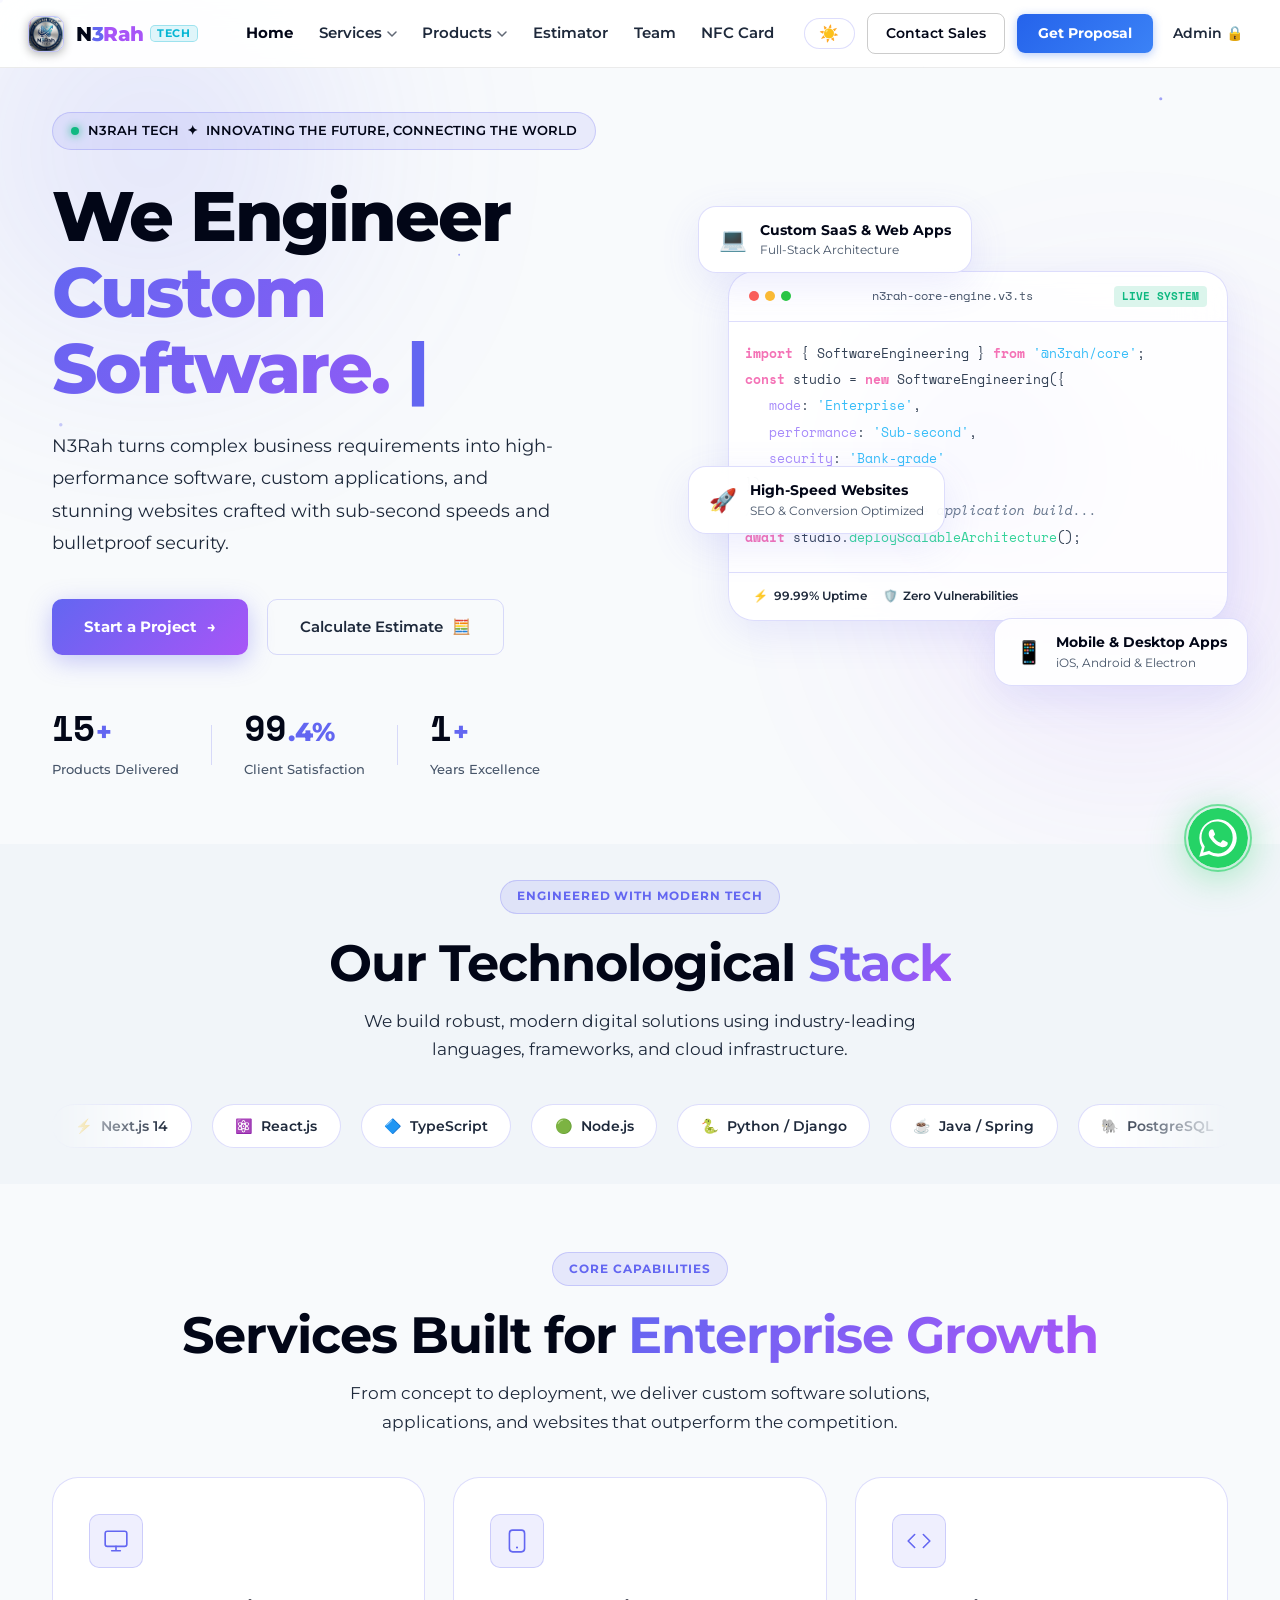
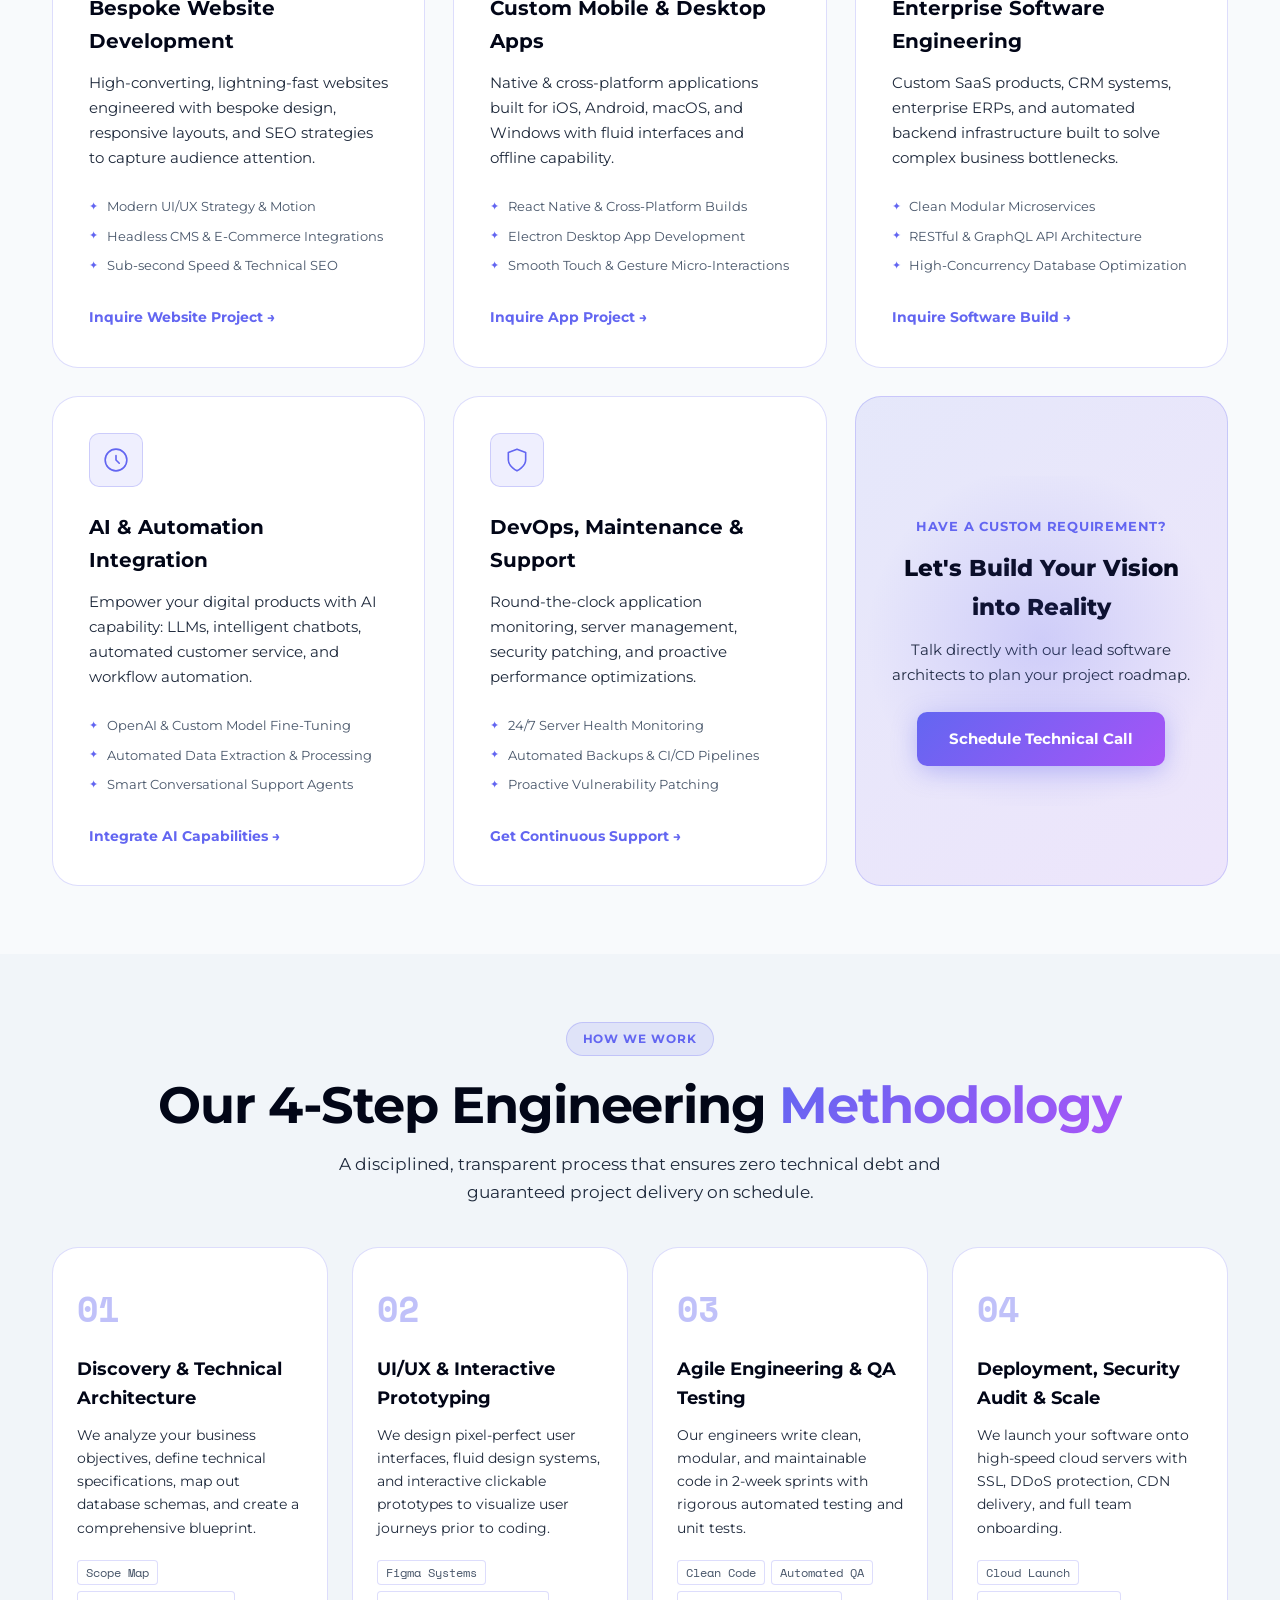
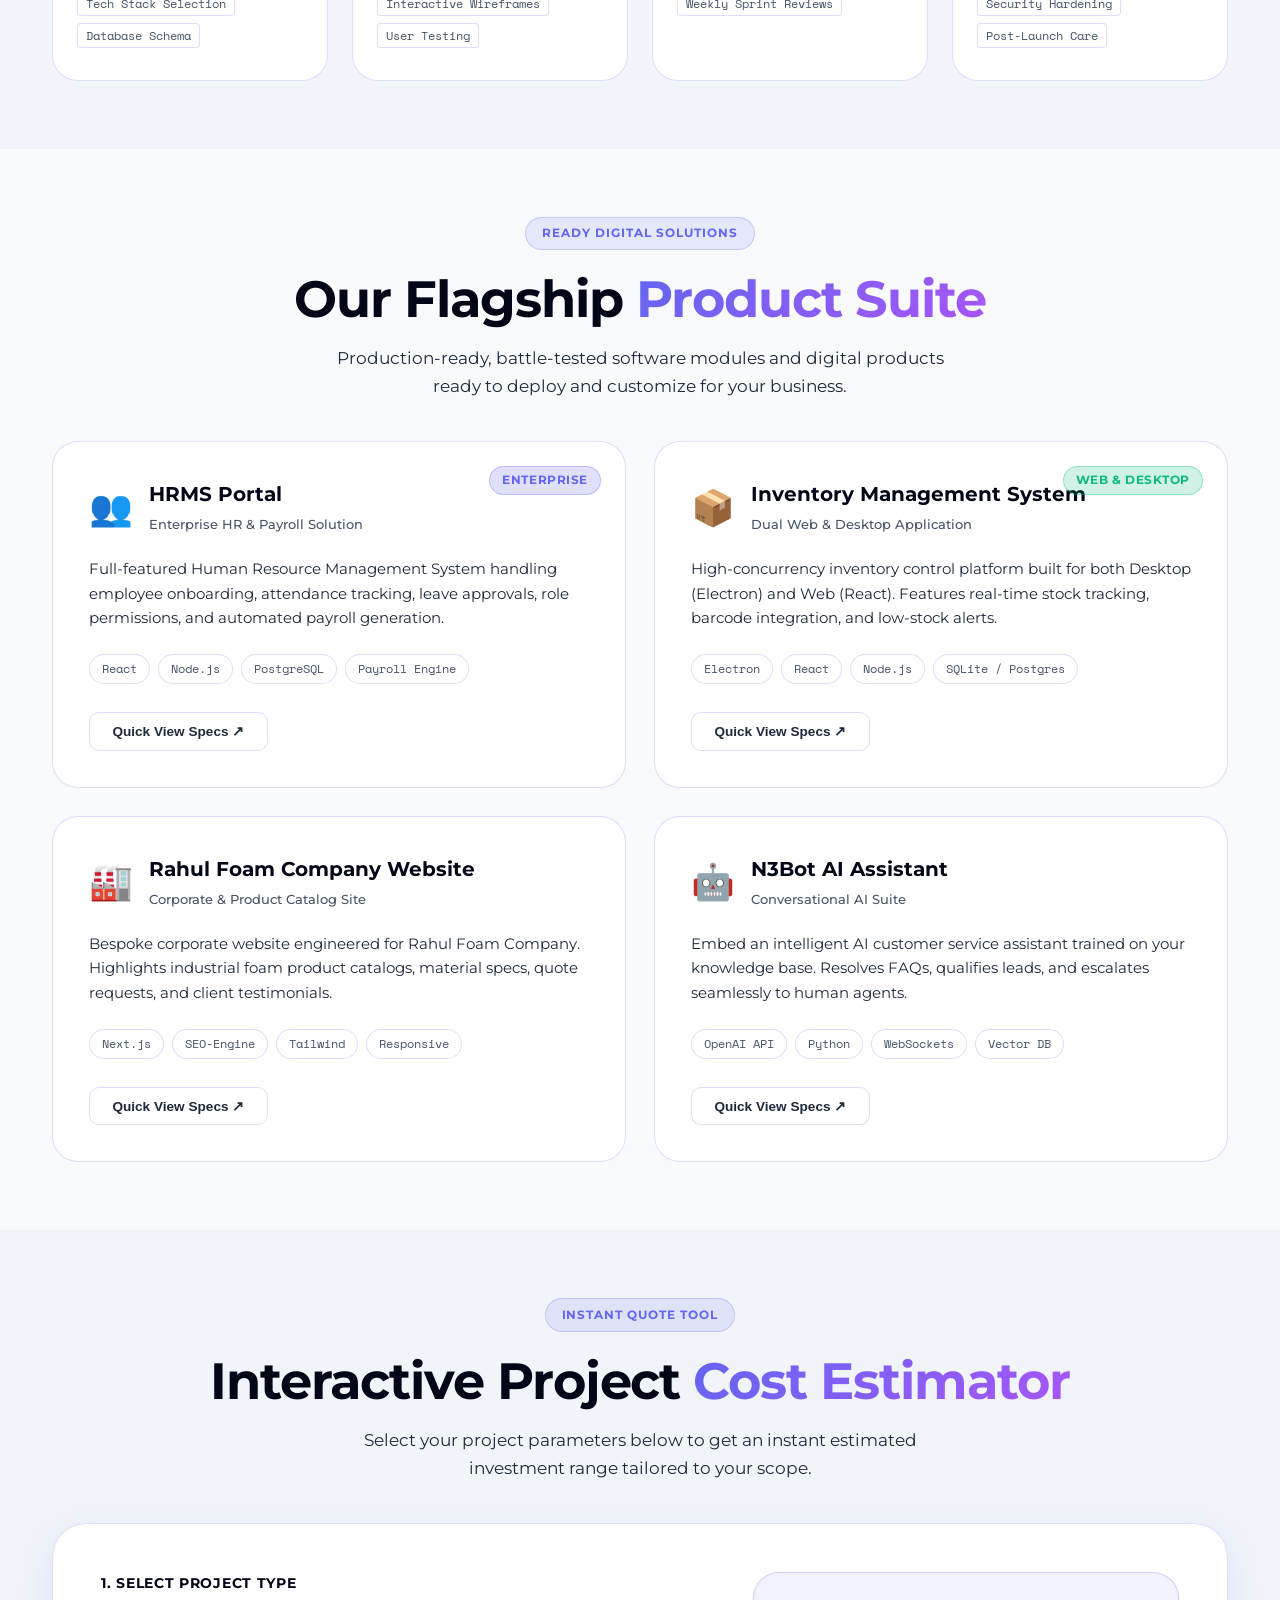
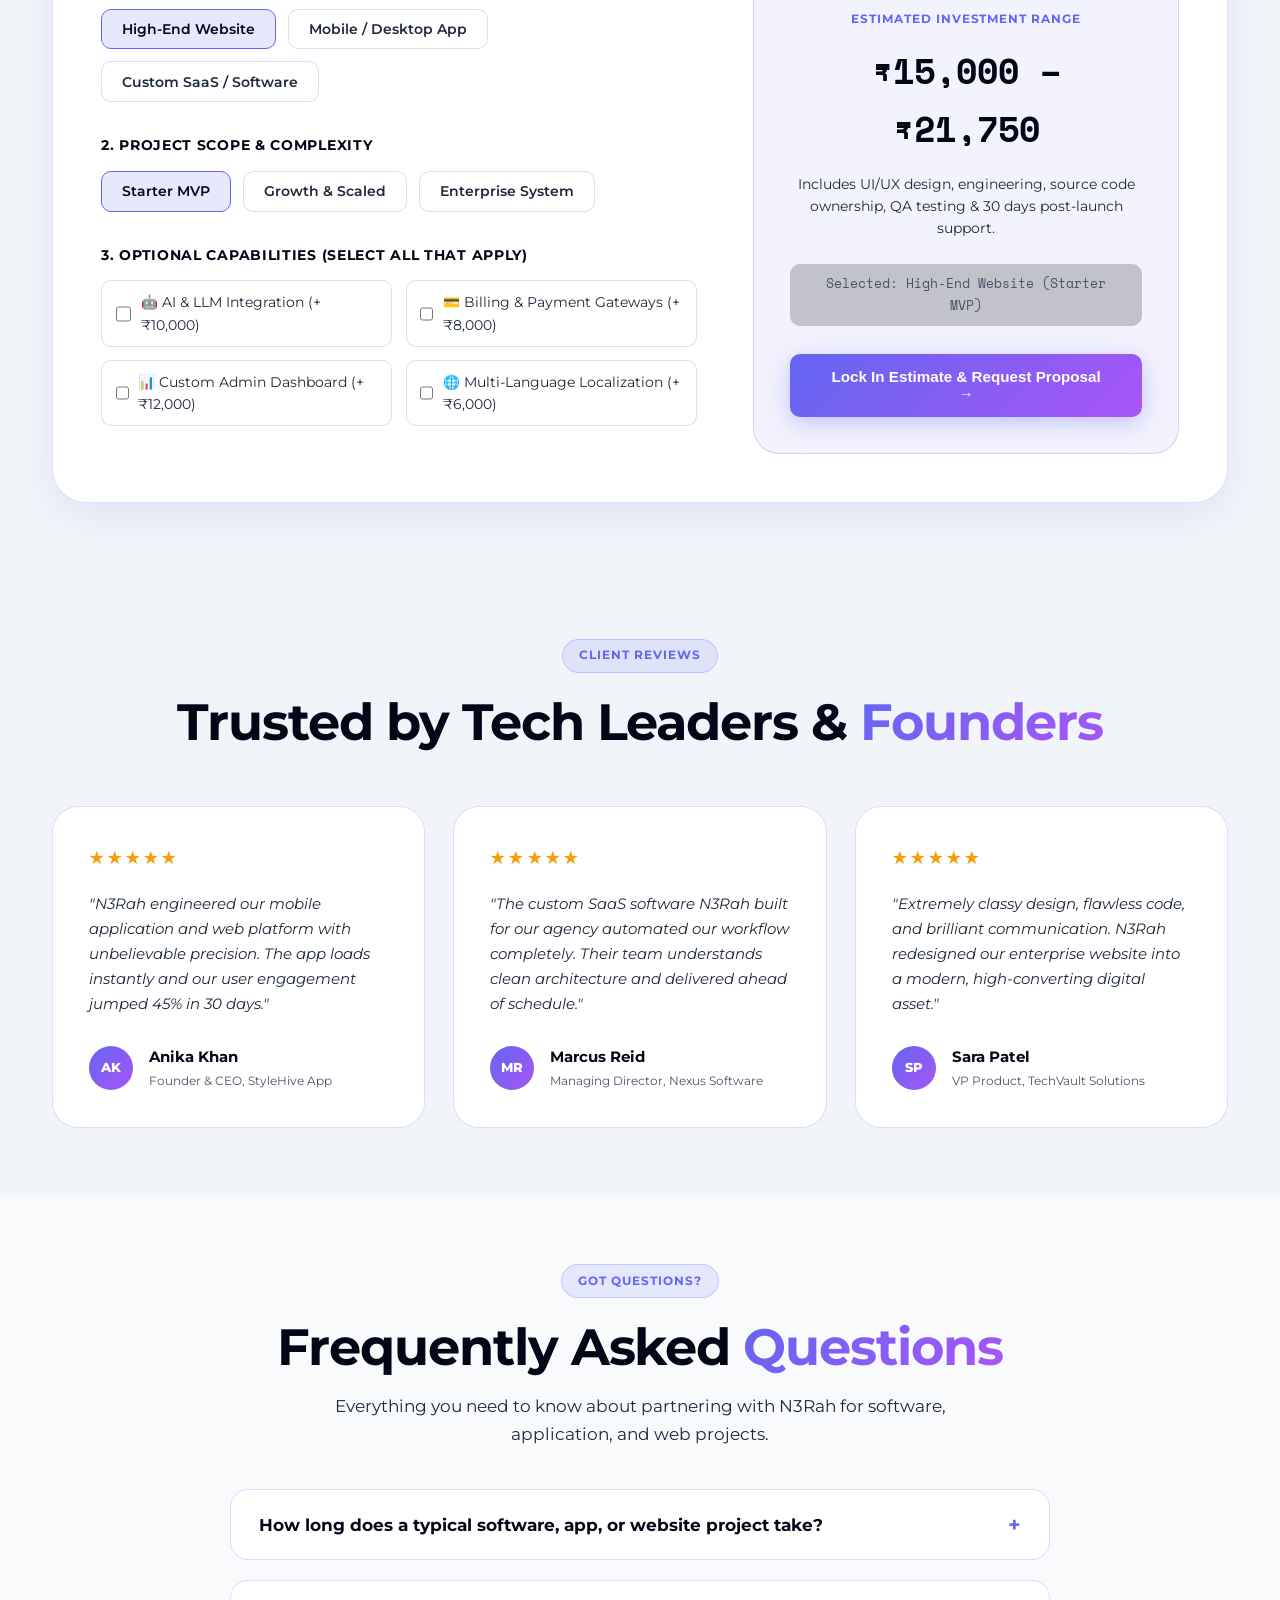
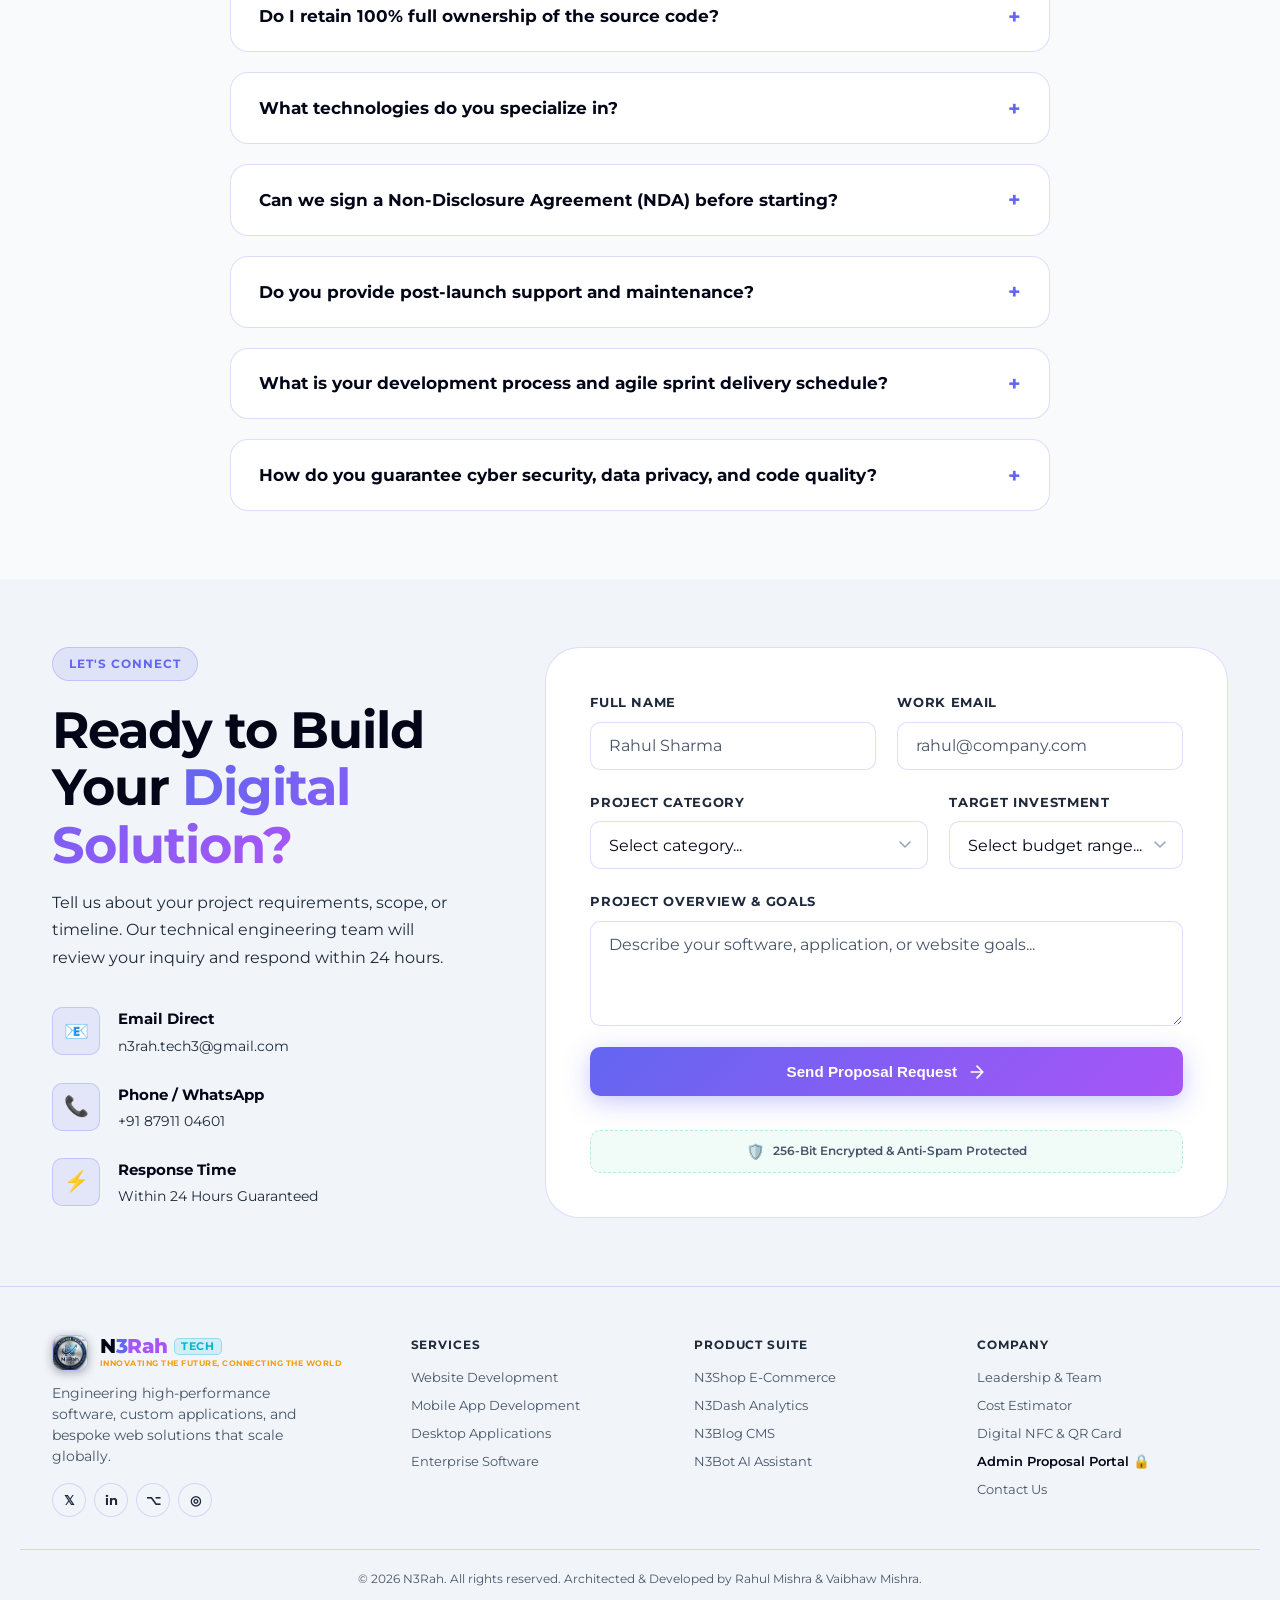
<file: index.html>
<!DOCTYPE html>
<html lang="en">

<head>
    <meta charset="UTF-8" />
    <meta http-equiv="X-UA-Compatible" content="IE=edge" />
    <meta name="viewport" content="width=device-width, initial-scale=1.0, maximum-scale=5.0" />

    <!-- Primary SEO Meta Tags -->
    <title>N3Rah Tech – Enterprise Software, Custom Apps & Bespoke Web Development</title>
    <meta name="title" content="N3Rah Tech – Enterprise Software, Custom Apps & Bespoke Web Development" />
    <meta name="description"
        content="N3Rah Tech is a premier digital engineering studio. We build enterprise software, scalable SaaS platforms, high-speed bespoke websites, mobile apps, and AI solutions." />
    <meta name="keywords"
        content="software development company, custom software engineering, bespoke web development, mobile app development, enterprise SaaS studio, Next.js React developers, AI automation integration, N3Rah Tech, Rahul Mishra" />
    <meta name="author" content="Rahul Mishra - N3Rah Tech" />
    <meta name="robots" content="index, follow, max-image-preview:large, max-snippet:-1, max-video-preview:-1" />
    <meta name="google-site-verification" content="google3bcdc46d6ee95f5e" />
    <link rel="canonical" href="https://n3rah.vercel.app/" />
    <meta name="theme-color" content="#030712" />

    <!-- Favicon & Web App Manifest -->
    <link rel="icon" type="image/jpeg" href="assets/logo.jpg" />
    <link rel="apple-touch-icon" href="assets/logo.jpg" />
    <link rel="manifest" href="site.webmanifest" />

    <!-- Open Graph / Facebook / LinkedIn Meta Tags -->
    <meta property="og:type" content="website" />
    <meta property="og:url" content="https://n3rah.vercel.app/" />
    <meta property="og:site_name" content="N3Rah Tech Studio" />
    <meta property="og:title" content="N3Rah Tech – Enterprise Software, Custom Apps & Bespoke Web Development" />
    <meta property="og:description"
        content="We engineer high-performance software, custom applications, and bespoke websites built for speed, security, and enterprise growth." />
    <meta property="og:image" content="https://n3rah.vercel.app/assets/og-cover.png" />
    <meta property="og:image:secure_url" content="https://n3rah.vercel.app/assets/og-cover.png" />
    <meta property="og:image:type" content="image/jpeg" />
    <meta property="og:image:width" content="671" />
    <meta property="og:image:height" content="636" />
    <meta property="og:image:alt" content="N3Rah Tech - Official Seal & Logo" />
    <meta property="og:locale" content="en_US" />

    <!-- Twitter Card Meta Tags -->
    <meta name="twitter:card" content="summary_large_image" />
    <meta name="twitter:url" content="https://n3rah.vercel.app/" />
    <meta name="twitter:title" content="N3Rah Tech – Enterprise Software, Custom Apps & Bespoke Web Development" />
    <meta name="twitter:description"
        content="We engineer high-performance software, custom applications, and bespoke websites built for speed, security, and enterprise growth." />
    <meta name="twitter:image" content="https://n3rah.vercel.app/assets/og-cover.png" />
    <meta name="twitter:image:alt" content="N3Rah Tech - Enterprise Software, Custom Apps and Bespoke Web Engineering Studio" />
    <meta name="twitter:creator" content="@N3RahStudio" />

    <!-- Fonts & Performance Preconnect -->
    <link rel="preconnect" href="https://fonts.googleapis.com" />
    <link rel="preconnect" href="https://fonts.gstatic.com" crossorigin />
    <link
        href="https://fonts.googleapis.com/css2?family=Montserrat:ital,wght@0,300;0,400;0,500;0,600;0,700;0,800;0,900;1,400;1,600;1,700&family=Outfit:wght@400;500;600;700;800;900&family=Plus+Jakarta+Sans:ital,wght@0,400;0,500;0,600;0,700;0,800;1,400&family=Space+Mono:wght@400;700&display=swap"
        rel="stylesheet" />
    <link rel="stylesheet" href="styles.css" />

    <!-- Structured Data (JSON-LD Schemas for Search Engines) -->
    <script type="application/ld+json">
    {
      "@context": "https://schema.org",
      "@graph": [
        {
          "@type": "WebSite",
          "@id": "https://n3rah.vercel.app/#website",
          "url": "https://n3rah.vercel.app/",
          "name": "N3Rah Tech",
          "alternateName": ["N3Rah", "N3Rah Tech Studio", "N3Rah Digital Engineering"],
          "description": "Enterprise Software, Custom Applications & Bespoke Web Development Studio",
          "publisher": {
            "@id": "https://n3rah.vercel.app/#organization"
          },
          "inLanguage": "en-US"
        },
        {
          "@type": "Organization",
          "@id": "https://n3rah.vercel.app/#organization",
          "name": "N3Rah Tech",
          "alternateName": "N3Rah Studio",
          "url": "https://n3rah.vercel.app/",
          "logo": {
            "@type": "ImageObject",
            "url": "https://n3rah.vercel.app/assets/logo.jpg",
            "caption": "N3Rah Tech Logo"
          },
          "image": "https://n3rah.vercel.app/assets/og-cover.png",
          "slogan": "Innovating The Future, Connecting The World",
          "description": "N3Rah Tech is a premier software, application, and web engineering studio building mission-critical digital systems.",
          "founder": [
            {
              "@type": "Person",
              "name": "Rahul Mishra",
              "jobTitle": "Founder & Lead Software Architect",
              "url": "https://n3rah.vercel.app/card.html?profile=rahul"
            },
            {
              "@type": "Person",
              "name": "Vaibhaw Mishra",
              "jobTitle": "Lead Developer & Co-Founder",
              "url": "https://n3rah.vercel.app/card.html?profile=vaibhaw"
            }
          ],
          "contactPoint": [
            {
              "@type": "ContactPoint",
              "telephone": "+918791104601",
              "contactType": "customer service",
              "email": "n3rah.tech3@gmail.com",
              "areaServed": "Worldwide",
              "availableLanguage": ["English", "Hindi"]
            }
          ],
          "sameAs": [
            "https://twitter.com/N3RahStudio",
            "https://linkedin.com/company/n3rah",
            "https://github.com/n3rah",
            "https://instagram.com/n3rah"
          ]
        },
        {
          "@type": "ProfessionalService",
          "@id": "https://n3rah.vercel.app/#service",
          "name": "N3Rah Software & Web Development",
          "url": "https://n3rah.vercel.app/",
          "image": "https://n3rah.vercel.app/assets/og-cover.png",
          "priceRange": "$$$",
          "telephone": "+918791104601",
          "email": "n3rah.tech3@gmail.com",
          "areaServed": {
            "@type": "Place",
            "name": "Worldwide"
          },
          "aggregateRating": {
            "@type": "AggregateRating",
            "ratingValue": "4.98",
            "reviewCount": "24",
            "bestRating": "5",
            "worstRating": "1"
          },
          "hasOfferCatalog": {
            "@type": "OfferCatalog",
            "name": "Software Engineering Services",
            "itemListElement": [
              {
                "@type": "Offer",
                "itemOffered": {
                  "@type": "Service",
                  "name": "Bespoke Website Development",
                  "description": "High-converting, ultra-fast websites with custom UI/UX, headless CMS, and technical SEO."
                }
              },
              {
                "@type": "Offer",
                "itemOffered": {
                  "@type": "Service",
                  "name": "Custom Mobile & Desktop Applications",
                  "description": "Cross-platform mobile apps using React Native and desktop apps using Electron."
                }
              },
              {
                "@type": "Offer",
                "itemOffered": {
                  "@type": "Service",
                  "name": "Enterprise Software & SaaS Engineering",
                  "description": "Scalable cloud-native SaaS systems, microservices, and high-concurrency database architecture."
                }
              },
              {
                "@type": "Offer",
                "itemOffered": {
                  "@type": "Service",
                  "name": "AI & Automation Integration",
                  "description": "OpenAI, LLM agents, automated workflow pipelines, and conversational AI chatbots."
                }
              },
              {
                "@type": "Offer",
                "itemOffered": {
                  "@type": "Service",
                  "name": "DevOps, Maintenance & Security Support",
                  "description": "24/7 server monitoring, automated CI/CD pipelines, SSL, and security patch management."
                }
              }
            ]
          }
        },
        {
          "@type": "SoftwareApplication",
          "@id": "https://n3rah.vercel.app/#hrms",
          "name": "HRMS Portal",
          "applicationCategory": "BusinessApplication",
          "operatingSystem": "Web, Cloud",
          "description": "Full-featured Human Resource Management System handling employee onboarding, biometric attendance, leave approvals, and automated payroll.",
          "offers": {
            "@type": "Offer",
            "price": "Custom",
            "priceCurrency": "INR"
          },
          "author": {
            "@id": "https://n3rah.vercel.app/#organization"
          }
        },
        {
          "@type": "SoftwareApplication",
          "@id": "https://n3rah.vercel.app/#inventory",
          "name": "Inventory Management System",
          "applicationCategory": "BusinessApplication",
          "operatingSystem": "Windows, macOS, Linux, Web",
          "description": "Dual Desktop (Electron) and Web (React) inventory control system with real-time barcode scanning and low-stock alerts.",
          "offers": {
            "@type": "Offer",
            "price": "Custom",
            "priceCurrency": "INR"
          },
          "author": {
            "@id": "https://n3rah.vercel.app/#organization"
          }
        },
        {
          "@type": "SoftwareApplication",
          "@id": "https://n3rah.vercel.app/#n3bot",
          "name": "N3Bot AI Assistant",
          "applicationCategory": "UtilitiesApplication",
          "operatingSystem": "Web, Cloud",
          "description": "Intelligent conversational AI customer support agent trained on proprietary knowledge bases with lead qualification.",
          "offers": {
            "@type": "Offer",
            "price": "Custom",
            "priceCurrency": "INR"
          },
          "author": {
            "@id": "https://n3rah.vercel.app/#organization"
          }
        },
        {
          "@type": "FAQPage",
          "@id": "https://n3rah.vercel.app/#faqPage",
          "mainEntity": [
            {
              "@type": "Question",
              "name": "How long does a typical software, app, or website project take?",
              "acceptedAnswer": {
                "@type": "Answer",
                "text": "Project timelines depend on complexity. High-performance websites take between 2 to 3 weeks. Custom mobile/desktop applications and SaaS platforms typically take 4 to 8 weeks for complete engineering, QA, and launch."
              }
            },
            {
              "@type": "Question",
              "name": "Do I retain 100% full ownership of the source code?",
              "acceptedAnswer": {
                "@type": "Answer",
                "text": "Yes, absolutely. Upon final project completion, full intellectual property and source code repositories (GitHub/GitLab) are transferred directly to you without any lock-in fees or recurring licensing costs."
              }
            },
            {
              "@type": "Question",
              "name": "What technologies do you specialize in?",
              "acceptedAnswer": {
                "@type": "Answer",
                "text": "We specialize in modern web & software stacks including Next.js, React, TypeScript, Node.js, Python, Java, PostgreSQL, React Native for mobile apps, and Electron for desktop software, alongside AWS cloud hosting."
              }
            },
            {
              "@type": "Question",
              "name": "Can we sign a Non-Disclosure Agreement (NDA) before starting?",
              "acceptedAnswer": {
                "@type": "Answer",
                "text": "Yes. We respect client confidentiality and are happy to execute a standard mutual NDA prior to discussing proprietary project specifications or codebase access."
              }
            },
            {
              "@type": "Question",
              "name": "Do you provide post-launch support and maintenance?",
              "acceptedAnswer": {
                "@type": "Answer",
                "text": "Every project includes 30 days of complimentary post-launch support, monitoring, and bug fixes. We also offer ongoing monthly DevOps and maintenance packages for continuous updates and server health."
              }
            },
            {
              "@type": "Question",
              "name": "What is your development process and agile sprint delivery schedule?",
              "acceptedAnswer": {
                "@type": "Answer",
                "text": "We work in structured 2-week agile sprints with bi-weekly milestone demonstrations. Clients receive a dedicated project manager, continuous access to staging environments, and weekly progress reviews."
              }
            },
            {
              "@type": "Question",
              "name": "How do you guarantee cyber security, data privacy, and code quality?",
              "acceptedAnswer": {
                "@type": "Answer",
                "text": "We follow OWASP Top 10 security guidelines, implement end-to-end HTTPS encryption, rigorous static analysis (linting/type checking), role-based access control (RBAC), and automated unit tests before any production deployment."
              }
            }
          ]
        }
      ]
    }
    </script>
</head>

<body>

    <!-- Particles & Ambient Glow Background -->
    <canvas id="particles" aria-hidden="true"></canvas>
    <div class="ambient-glow bg-glow-1" aria-hidden="true"></div>
    <div class="ambient-glow bg-glow-2" aria-hidden="true"></div>

    <!-- Custom Cursor -->
    <div class="cursor-dot" id="cursorDot" aria-hidden="true"></div>
    <div class="cursor-ring" id="cursorRing" aria-hidden="true"></div>

    <!-- ========== NAVBAR (AIRTABLE SAAS STYLE) ========== -->
    <header class="navbar" id="navbar" role="banner">
        <div class="nav-container">
            <a href="#home" class="nav-logo" aria-label="N3Rah Tech Homepage">
                <img src="assets/logo.jpg" alt="N3Rah Tech Logo" class="nav-logo-img" />
                <div class="nav-logo-text">
                    <div class="logo-name-row">
                        <span class="logo-n">N</span><span class="logo-3">3</span><span class="logo-rah">Rah</span>
                        <span class="logo-tech">TECH</span>
                    </div>
                </div>
            </a>

            <button class="hamburger" id="hamburger" aria-label="Toggle Navigation Menu" aria-expanded="false"
                aria-controls="navLinks">
                <span></span><span></span><span></span>
            </button>

            <nav class="nav-links" id="navLinks" role="navigation" aria-label="Main Navigation">
                <div class="nav-group-left">
                    <a href="#home" class="nav-link active" data-section="home">Home</a>

                    <!-- Services Dropdown -->
                    <div class="nav-item-dropdown">
                        <a href="#services" class="nav-link" data-section="services">
                            <span>Services</span>
                            <svg class="dropdown-chevron" width="10" height="6" viewBox="0 0 10 6" fill="none">
                                <path d="M1 1L5 5L9 1" stroke="currentColor" stroke-width="1.5" stroke-linecap="round"
                                    stroke-linejoin="round" />
                            </svg>
                        </a>
                        <div class="nav-dropdown-menu">
                            <a href="#services" class="dropdown-link-item">
                                <span class="dd-icon">🌐</span>
                                <div class="dd-text">
                                    <strong>Bespoke Websites</strong>
                                    <span>High-speed UI/UX & SEO platforms</span>
                                </div>
                            </a>
                            <a href="#services" class="dropdown-link-item">
                                <span class="dd-icon">📱</span>
                                <div class="dd-text">
                                    <strong>Mobile & Desktop Apps</strong>
                                    <span>iOS, Android & Electron builds</span>
                                </div>
                            </a>
                            <a href="#services" class="dropdown-link-item">
                                <span class="dd-icon">⚡</span>
                                <div class="dd-text">
                                    <strong>Enterprise SaaS</strong>
                                    <span>Scalable cloud architecture</span>
                                </div>
                            </a>
                            <a href="#services" class="dropdown-link-item">
                                <span class="dd-icon">🤖</span>
                                <div class="dd-text">
                                    <strong>AI & Automation</strong>
                                    <span>LLMs & automated agent flows</span>
                                </div>
                            </a>
                        </div>
                    </div>

                    <!-- Products Dropdown -->
                    <div class="nav-item-dropdown">
                        <a href="#products" class="nav-link" data-section="products">
                            <span>Products</span>
                            <svg class="dropdown-chevron" width="10" height="6" viewBox="0 0 10 6" fill="none">
                                <path d="M1 1L5 5L9 1" stroke="currentColor" stroke-width="1.5" stroke-linecap="round"
                                    stroke-linejoin="round" />
                            </svg>
                        </a>
                        <div class="nav-dropdown-menu">
                            <a href="#products" class="dropdown-link-item">
                                <span class="dd-icon">🛍️</span>
                                <div class="dd-text">
                                    <strong>N3Shop Suite</strong>
                                    <span>Modern e-commerce platform</span>
                                </div>
                            </a>
                            <a href="#products" class="dropdown-link-item">
                                <span class="dd-icon">📊</span>
                                <div class="dd-text">
                                    <strong>N3Dash Analytics</strong>
                                    <span>Real-time business telemetry</span>
                                </div>
                            </a>
                            <a href="#products" class="dropdown-link-item">
                                <span class="dd-icon">💬</span>
                                <div class="dd-text">
                                    <strong>N3Bot AI</strong>
                                    <span>Smart customer support agent</span>
                                </div>
                            </a>
                        </div>
                    </div>

                    <a href="#estimator" class="nav-link" data-section="estimator">Estimator</a>
                    <a href="team.html" class="nav-link" aria-label="N3Rah Leadership & Team">Team</a>
                    <a href="card.html" class="nav-link" aria-label="N3Rah Digital NFC Card">NFC Card</a>
                </div>

                <div class="nav-actions-right">
                    <button class="theme-toggle" id="themeToggle" aria-label="Toggle Theme Dark or Light"
                        title="Toggle theme">
                        <span class="theme-icon theme-icon-dark">🌙</span>
                        <span class="theme-icon theme-icon-light">☀️</span>
                    </button>
                    <a href="#contact" class="btn-nav-outline" aria-label="Contact Sales">Contact Sales</a>
                    <a href="#estimator" class="btn-nav-primary" aria-label="Request Technical Proposal">Get
                        Proposal</a>
                    <a href="admin.html" class="btn-nav-signin" aria-label="Admin Proposal Portal">Admin 🔒</a>
                </div>
            </nav>
        </div>
    </header>

    <!-- ========== MAIN CONTENT AREA ========== -->
    <main id="main-content" role="main">

        <!-- ========== HERO SECTION ========== -->
        <section id="home" class="hero-section" aria-labelledby="hero-heading">
            <div class="hero-content">
                <div class="hero-badge">
                    <span class="pulse-dot"></span>
                    N3RAH TECH &nbsp;✦&nbsp; INNOVATING THE FUTURE, CONNECTING THE WORLD
                </div>
                <h1 id="hero-heading" class="hero-title">
                    We Engineer<br />
                    <span class="typed-wrapper">
                        <span class="typed-text" id="typedText"></span>
                        <span class="typed-cursor">|</span>
                    </span>
                </h1>
                <p class="hero-sub">
                    N3Rah turns complex business requirements into high-performance software, custom applications, and
                    stunning websites crafted with sub-second speeds and bulletproof security.
                </p>
                <div class="hero-actions">
                    <a href="#contact" class="btn-primary" id="hero-cta">
                        Start a Project <span>→</span>
                    </a>
                    <a href="#estimator" class="btn-ghost">
                        Calculate Estimate <span>🧮</span>
                    </a>
                </div>
                <div class="hero-stats">
                    <div class="stat">
                        <div class="stat-top"><span class="stat-num" data-target="15">0</span><span
                                class="stat-plus">+</span></div>
                        <span class="stat-label">Products Delivered</span>
                    </div>
                    <div class="stat-divider"></div>
                    <div class="stat">
                        <div class="stat-top"><span class="stat-num" data-target="99">0</span><span
                                class="stat-plus">.4%</span></div>
                        <span class="stat-label">Client Satisfaction</span>
                    </div>
                    <div class="stat-divider"></div>
                    <div class="stat">
                        <div class="stat-top"><span class="stat-num" data-target="1">0</span><span
                                class="stat-plus">+</span></div>
                        <span class="stat-label">Years Excellence</span>
                    </div>
                </div>
            </div>

            <!-- Interactive 3D Card Showcase Visual -->
            <div class="hero-visual tilt-card" data-tilt aria-hidden="true">
                <div class="hero-glow"></div>

                <div class="hero-card-window">
                    <div class="window-header">
                        <div class="window-dots">
                            <span class="dot red"></span>
                            <span class="dot yellow"></span>
                            <span class="dot green"></span>
                        </div>
                        <span class="window-title">n3rah-core-engine.v3.ts</span>
                        <span class="window-status">LIVE SYSTEM</span>
                    </div>
                    <div class="window-body">
                        <div class="code-line"><span class="c-keyword">import</span> { SoftwareEngineering } <span
                                class="c-keyword">from</span> <span class="c-string">'@n3rah/core'</span>;</div>
                        <div class="code-line"><span class="c-keyword">const</span> studio = <span
                                class="c-keyword">new</span> SoftwareEngineering({</div>
                        <div class="code-line indent"><span class="c-prop">mode</span>: <span
                                class="c-string">'Enterprise'</span>,</div>
                        <div class="code-line indent"><span class="c-prop">performance</span>: <span
                                class="c-string">'Sub-second'</span>,</div>
                        <div class="code-line indent"><span class="c-prop">security</span>: <span
                                class="c-string">'Bank-grade'</span></div>
                        <div class="code-line">});</div>
                        <div class="code-line"><span class="c-comment">// Initializing bespoke application
                                build...</span></div>
                        <div class="code-line"><span class="c-keyword">await</span> studio.<span
                                class="c-func">deployScalableArchitecture</span>();</div>
                    </div>
                    <div class="window-footer">
                        <div class="metric-badge"><span class="metric-icon">⚡</span> 99.99% Uptime</div>
                        <div class="metric-badge"><span class="metric-icon">🛡️</span> Zero Vulnerabilities</div>
                    </div>
                </div>

                <!-- Floating Micro Cards -->
                <div class="floating-card fc1">
                    <div class="fc-icon">💻</div>
                    <div class="fc-text">
                        <strong>Custom SaaS & Web Apps</strong>
                        <span>Full-Stack Architecture</span>
                    </div>
                </div>
                <div class="floating-card fc2">
                    <div class="fc-icon">📱</div>
                    <div class="fc-text">
                        <strong>Mobile & Desktop Apps</strong>
                        <span>iOS, Android & Electron</span>
                    </div>
                </div>
                <div class="floating-card fc3">
                    <div class="fc-icon">🚀</div>
                    <div class="fc-text">
                        <strong>High-Speed Websites</strong>
                        <span>SEO & Conversion Optimized</span>
                    </div>
                </div>
            </div>
        </section>

        <!-- ========== TECH STACK SHOWCASE ========== -->
        <section id="techstack" class="section techstack-section" aria-labelledby="techstack-heading">
            <div class="container">
                <div class="section-header">
                    <span class="section-tag">Engineered With Modern Tech</span>
                    <h2 id="techstack-heading" class="section-title">Our Technological <span
                            class="gradient-text">Stack</span></h2>
                    <p class="section-sub">We build robust, modern digital solutions using industry-leading languages,
                        frameworks, and cloud infrastructure.</p>
                </div>

                <div class="tech-marquee-wrapper">
                    <div class="tech-marquee-content">
                        <div class="tech-pill"><span>⚡</span> Next.js 14</div>
                        <div class="tech-pill"><span>⚛️</span> React.js</div>
                        <div class="tech-pill"><span>🔷</span> TypeScript</div>
                        <div class="tech-pill"><span>🟢</span> Node.js</div>
                        <div class="tech-pill"><span>🐍</span> Python / Django</div>
                        <div class="tech-pill"><span>☕</span> Java / Spring</div>
                        <div class="tech-pill"><span>🐘</span> PostgreSQL</div>
                        <div class="tech-pill"><span>📱</span> React Native</div>
                        <div class="tech-pill"><span>💻</span> Electron Desktop</div>
                        <div class="tech-pill"><span>☁️</span> AWS & Vercel</div>
                        <div class="tech-pill"><span>🐳</span> Docker / K8s</div>
                        <div class="tech-pill"><span>🤖</span> OpenAI / LLM APIs</div>
                        <!-- Duplicate for infinite marquee effect -->
                        <div class="tech-pill"><span>⚡</span> Next.js 14</div>
                        <div class="tech-pill"><span>⚛️</span> React.js</div>
                        <div class="tech-pill"><span>🔷</span> TypeScript</div>
                        <div class="tech-pill"><span>🟢</span> Node.js</div>
                        <div class="tech-pill"><span>🐍</span> Python / Django</div>
                        <div class="tech-pill"><span>☕</span> Java / Spring</div>
                    </div>
                </div>
            </div>
        </section>

        <!-- ========== SERVICES SECTION ========== -->
        <section id="services" class="section services-section" aria-labelledby="services-heading">
            <div class="container">
                <div class="section-header">
                    <span class="section-tag">Core Capabilities</span>
                    <h2 id="services-heading" class="section-title">Services Built for <span
                            class="gradient-text">Enterprise Growth</span></h2>
                    <p class="section-sub">From concept to deployment, we deliver custom software solutions,
                        applications, and websites that outperform the competition.</p>
                </div>
                <div class="services-grid">

                    <!-- Service 1 -->
                    <article class="service-card reveal tilt-card" data-tilt>
                        <div class="service-icon-wrap">
                            <svg viewBox="0 0 24 24" fill="none" class="service-icon" aria-hidden="true">
                                <rect x="2" y="3" width="20" height="14" rx="2" stroke="currentColor"
                                    stroke-width="1.5" />
                                <path d="M8 21h8M12 17v4" stroke="currentColor" stroke-width="1.5"
                                    stroke-linecap="round" />
                            </svg>
                        </div>
                        <h3>Bespoke Website Development</h3>
                        <p>High-converting, lightning-fast websites engineered with bespoke design, responsive layouts,
                            and SEO strategies to capture audience attention.</p>
                        <ul class="service-features">
                            <li>Modern UI/UX Strategy & Motion</li>
                            <li>Headless CMS & E-Commerce Integrations</li>
                            <li>Sub-second Speed & Technical SEO</li>
                        </ul>
                        <a href="#contact" class="service-link"
                            aria-label="Inquire about Website Development Services">Inquire Website Project →</a>
                    </article>

                    <!-- Service 2 -->
                    <article class="service-card reveal tilt-card" data-tilt>
                        <div class="service-icon-wrap">
                            <svg viewBox="0 0 24 24" fill="none" class="service-icon" aria-hidden="true">
                                <rect x="5" y="2" width="14" height="20" rx="3" stroke="currentColor"
                                    stroke-width="1.5" />
                                <line x1="12" y1="18" x2="12.01" y2="18" stroke="currentColor" stroke-width="2"
                                    stroke-linecap="round" />
                            </svg>
                        </div>
                        <h3>Custom Mobile & Desktop Apps</h3>
                        <p>Native & cross-platform applications built for iOS, Android, macOS, and Windows with fluid
                            interfaces and offline capability.</p>
                        <ul class="service-features">
                            <li>React Native & Cross-Platform Builds</li>
                            <li>Electron Desktop App Development</li>
                            <li>Smooth Touch & Gesture Micro-Interactions</li>
                        </ul>
                        <a href="#contact" class="service-link"
                            aria-label="Inquire about Application Development Services">Inquire App Project →</a>
                    </article>

                    <!-- Service 3 -->
                    <article class="service-card reveal tilt-card" data-tilt>
                        <div class="service-icon-wrap">
                            <svg viewBox="0 0 24 24" fill="none" class="service-icon" aria-hidden="true">
                                <polyline points="16 18 22 12 16 6" stroke="currentColor" stroke-width="1.5"
                                    stroke-linecap="round" stroke-linejoin="round" />
                                <polyline points="8 6 2 12 8 18" stroke="currentColor" stroke-width="1.5"
                                    stroke-linecap="round" stroke-linejoin="round" />
                            </svg>
                        </div>
                        <h3>Enterprise Software Engineering</h3>
                        <p>Custom SaaS products, CRM systems, enterprise ERPs, and automated backend infrastructure
                            built to solve complex business bottlenecks.</p>
                        <ul class="service-features">
                            <li>Clean Modular Microservices</li>
                            <li>RESTful & GraphQL API Architecture</li>
                            <li>High-Concurrency Database Optimization</li>
                        </ul>
                        <a href="#contact" class="service-link"
                            aria-label="Inquire about Software Engineering Services">Inquire Software Build →</a>
                    </article>

                    <!-- Service 4 -->
                    <article class="service-card reveal tilt-card" data-tilt>
                        <div class="service-icon-wrap">
                            <svg viewBox="0 0 24 24" fill="none" class="service-icon" aria-hidden="true">
                                <circle cx="12" cy="12" r="10" stroke="currentColor" stroke-width="1.5" />
                                <path d="M12 8v4l3 3" stroke="currentColor" stroke-width="1.5" stroke-linecap="round" />
                            </svg>
                        </div>
                        <h3>AI & Automation Integration</h3>
                        <p>Empower your digital products with AI capability: LLMs, intelligent chatbots, automated
                            customer service, and workflow automation.</p>
                        <ul class="service-features">
                            <li>OpenAI & Custom Model Fine-Tuning</li>
                            <li>Automated Data Extraction & Processing</li>
                            <li>Smart Conversational Support Agents</li>
                        </ul>
                        <a href="#contact" class="service-link"
                            aria-label="Inquire about AI Integration Services">Integrate AI Capabilities →</a>
                    </article>

                    <!-- Service 5 -->
                    <article class="service-card reveal tilt-card" data-tilt>
                        <div class="service-icon-wrap">
                            <svg viewBox="0 0 24 24" fill="none" class="service-icon" aria-hidden="true">
                                <path d="M12 22s8-4 8-10V5l-8-3-8 3v7c0 6 8 10 8 10z" stroke="currentColor"
                                    stroke-width="1.5" stroke-linejoin="round" />
                            </svg>
                        </div>
                        <h3>DevOps, Maintenance & Support</h3>
                        <p>Round-the-clock application monitoring, server management, security patching, and proactive
                            performance optimizations.</p>
                        <ul class="service-features">
                            <li>24/7 Server Health Monitoring</li>
                            <li>Automated Backups & CI/CD Pipelines</li>
                            <li>Proactive Vulnerability Patching</li>
                        </ul>
                        <a href="#contact" class="service-link" aria-label="Inquire about DevOps Support Services">Get
                            Continuous Support →</a>
                    </article>

                    <!-- Service 6 - CTA -->
                    <div class="service-card reveal service-card-cta">
                        <div class="service-cta-inner">
                            <div class="cta-glow" aria-hidden="true"></div>
                            <span class="cta-tag">Have a Custom Requirement?</span>
                            <h3>Let's Build Your Vision into Reality</h3>
                            <p class="cta-desc">Talk directly with our lead software architects to plan your project
                                roadmap.</p>
                            <a href="#contact" class="btn-primary"
                                aria-label="Schedule Technical Call with Engineers">Schedule Technical Call</a>
                        </div>
                    </div>

                </div>
            </div>
        </section>

        <!-- ========== ENGINEERING METHODOLOGY ========== -->
        <section id="process" class="section process-section" aria-labelledby="process-heading">
            <div class="container">
                <div class="section-header">
                    <span class="section-tag">How We Work</span>
                    <h2 id="process-heading" class="section-title">Our 4-Step Engineering <span
                            class="gradient-text">Methodology</span></h2>
                    <p class="section-sub">A disciplined, transparent process that ensures zero technical debt and
                        guaranteed project delivery on schedule.</p>
                </div>

                <div class="process-timeline">
                    <div class="process-step reveal">
                        <div class="step-num">01</div>
                        <div class="step-content">
                            <h3>Discovery & Technical Architecture</h3>
                            <p>We analyze your business objectives, define technical specifications, map out database
                                schemas, and create a comprehensive blueprint.</p>
                            <div class="step-tags"><span>Scope Map</span><span>Tech Stack Selection</span><span>Database
                                    Schema</span></div>
                        </div>
                    </div>

                    <div class="process-step reveal">
                        <div class="step-num">02</div>
                        <div class="step-content">
                            <h3>UI/UX & Interactive Prototyping</h3>
                            <p>We design pixel-perfect user interfaces, fluid design systems, and interactive clickable
                                prototypes to visualize user journeys prior to coding.</p>
                            <div class="step-tags"><span>Figma Systems</span><span>Interactive
                                    Wireframes</span><span>User Testing</span></div>
                        </div>
                    </div>

                    <div class="process-step reveal">
                        <div class="step-num">03</div>
                        <div class="step-content">
                            <h3>Agile Engineering & QA Testing</h3>
                            <p>Our engineers write clean, modular, and maintainable code in 2-week sprints with rigorous
                                automated testing and unit tests.</p>
                            <div class="step-tags"><span>Clean Code</span><span>Automated QA</span><span>Weekly Sprint
                                    Reviews</span></div>
                        </div>
                    </div>

                    <div class="process-step reveal">
                        <div class="step-num">04</div>
                        <div class="step-content">
                            <h3>Deployment, Security Audit & Scale</h3>
                            <p>We launch your software onto high-speed cloud servers with SSL, DDoS protection, CDN
                                delivery, and full team onboarding.</p>
                            <div class="step-tags"><span>Cloud Launch</span><span>Security
                                    Hardening</span><span>Post-Launch Care</span></div>
                        </div>
                    </div>
                </div>
            </div>
        </section>

        <!-- ========== PRODUCTS SECTION ========== -->
        <section id="products" class="section products-section" aria-labelledby="products-heading">
            <div class="container">
                <div class="section-header">
                    <span class="section-tag">Ready Digital Solutions</span>
                    <h2 id="products-heading" class="section-title">Our Flagship <span class="gradient-text">Product
                            Suite</span></h2>
                    <p class="section-sub">Production-ready, battle-tested software modules and digital products ready
                        to deploy and customize for your business.</p>
                </div>

                <div class="products-grid">

                    <!-- Project 1: HRMS Portal -->
                    <article class="product-card reveal tilt-card" data-tilt>
                        <div class="product-badge">Enterprise</div>
                        <div class="product-header">
                            <div class="product-icon" aria-hidden="true">👥</div>
                            <div class="product-info">
                                <h3>HRMS Portal</h3>
                                <span class="product-category">Enterprise HR & Payroll Solution</span>
                            </div>
                        </div>
                        <p>Full-featured Human Resource Management System handling employee onboarding, attendance
                            tracking, leave approvals, role permissions, and automated payroll generation.</p>
                        <div class="product-tags">
                            <span>React</span><span>Node.js</span><span>PostgreSQL</span><span>Payroll Engine</span>
                        </div>
                        <div class="product-footer">
                            <button class="btn-outline open-modal-btn" data-product="hrms"
                                aria-label="Quick View HRMS Portal Specifications">Quick View Specs ↗</button>
                        </div>
                    </article>

                    <!-- Project 2: Inventory Management System -->
                    <article class="product-card reveal tilt-card" data-tilt>
                        <div class="product-badge new">Web & Desktop</div>
                        <div class="product-header">
                            <div class="product-icon" aria-hidden="true">📦</div>
                            <div class="product-info">
                                <h3>Inventory Management System</h3>
                                <span class="product-category">Dual Web & Desktop Application</span>
                            </div>
                        </div>
                        <p>High-concurrency inventory control platform built for both Desktop (Electron) and Web
                            (React). Features real-time stock tracking, barcode integration, and low-stock alerts.</p>
                        <div class="product-tags">
                            <span>Electron</span><span>React</span><span>Node.js</span><span>SQLite / Postgres</span>
                        </div>
                        <div class="product-footer">
                            <button class="btn-outline open-modal-btn" data-product="inventory"
                                aria-label="Quick View Inventory Management System Specifications">Quick View Specs
                                ↗</button>
                        </div>
                    </article>

                    <!-- Project 3: Rahul Foam Company Website -->
                    <article class="product-card reveal tilt-card" data-tilt>
                        <div class="product-header">
                            <div class="product-icon" aria-hidden="true">🏭</div>
                            <div class="product-info">
                                <h3>Rahul Foam Company Website</h3>
                                <span class="product-category">Corporate & Product Catalog Site</span>
                            </div>
                        </div>
                        <p>Bespoke corporate website engineered for Rahul Foam Company. Highlights industrial foam
                            product catalogs, material specs, quote requests, and client testimonials.</p>
                        <div class="product-tags">
                            <span>Next.js</span><span>SEO-Engine</span><span>Tailwind</span><span>Responsive</span>
                        </div>
                        <div class="product-footer">
                            <button class="btn-outline open-modal-btn" data-product="rahulfoam"
                                aria-label="Quick View Rahul Foam Website Specifications">Quick View Specs ↗</button>
                        </div>
                    </article>

                    <!-- Project 4: N3Bot AI Assistant -->
                    <article class="product-card reveal tilt-card" data-tilt>
                        <div class="product-header">
                            <div class="product-icon" aria-hidden="true">🤖</div>
                            <div class="product-info">
                                <h3>N3Bot AI Assistant</h3>
                                <span class="product-category">Conversational AI Suite</span>
                            </div>
                        </div>
                        <p>Embed an intelligent AI customer service assistant trained on your knowledge base. Resolves
                            FAQs, qualifies leads, and escalates seamlessly to human agents.</p>
                        <div class="product-tags">
                            <span>OpenAI API</span><span>Python</span><span>WebSockets</span><span>Vector DB</span>
                        </div>
                        <div class="product-footer">
                            <button class="btn-outline open-modal-btn" data-product="n3bot"
                                aria-label="Quick View N3Bot Specifications">Quick View Specs ↗</button>
                        </div>
                    </article>

                </div>
            </div>
        </section>

        <!-- ========== INTERACTIVE COST ESTIMATOR ========== -->
        <section id="estimator" class="section estimator-section" aria-labelledby="estimator-heading">
            <div class="container">
                <div class="section-header">
                    <span class="section-tag">Instant Quote Tool</span>
                    <h2 id="estimator-heading" class="section-title">Interactive Project <span
                            class="gradient-text">Cost Estimator</span></h2>
                    <p class="section-sub">Select your project parameters below to get an instant estimated investment
                        range tailored to your scope.</p>
                </div>

                <div class="estimator-card reveal">
                    <div class="estimator-grid">

                        <div class="estimator-options">

                            <!-- Option 1: Service Type -->
                            <div class="est-group">
                                <label class="est-label">1. Select Project Type</label>
                                <div class="est-pills" id="estTypePills">
                                    <button class="est-pill active" data-type="website" data-base="15000">High-End
                                        Website</button>
                                    <button class="est-pill" data-type="app" data-base="45000">Mobile / Desktop
                                        App</button>
                                    <button class="est-pill" data-type="software" data-base="75000">Custom SaaS /
                                        Software</button>
                                </div>
                            </div>

                            <!-- Option 2: Scale -->
                            <div class="est-group">
                                <label class="est-label">2. Project Scope & Complexity</label>
                                <div class="est-pills" id="estScopePills">
                                    <button class="est-pill active" data-scope="mvp" data-mult="1.0">Starter
                                        MVP</button>
                                    <button class="est-pill" data-scope="growth" data-mult="1.8">Growth &
                                        Scaled</button>
                                    <button class="est-pill" data-scope="enterprise" data-mult="2.8">Enterprise
                                        System</button>
                                </div>
                            </div>

                            <!-- Option 3: Add-ons -->
                            <div class="est-group">
                                <label class="est-label">3. Optional Capabilities (Select All That Apply)</label>
                                <div class="est-checkboxes" id="estAddons">
                                    <label class="est-check">
                                        <input type="checkbox" value="10000" data-addon="AI Agent Integration" />
                                        <span>🤖 AI & LLM Integration (+ ₹10,000)</span>
                                    </label>
                                    <label class="est-check">
                                        <input type="checkbox" value="8000" data-addon="Payment & Subscriptions" />
                                        <span>💳 Billing & Payment Gateways (+ ₹8,000)</span>
                                    </label>
                                    <label class="est-check">
                                        <input type="checkbox" value="12000" data-addon="Analytics & Admin Portal" />
                                        <span>📊 Custom Admin Dashboard (+ ₹12,000)</span>
                                    </label>
                                    <label class="est-check">
                                        <input type="checkbox" value="6000" data-addon="Multi-Language Support" />
                                        <span>🌐 Multi-Language Localization (+ ₹6,000)</span>
                                    </label>
                                </div>
                            </div>

                        </div>

                        <!-- Estimator Output Box -->
                        <div class="estimator-result">
                            <div class="result-badge">ESTIMATED INVESTMENT RANGE</div>
                            <div class="result-price" id="resultPrice">₹15,000 – ₹22,000</div>
                            <p class="result-desc">Includes UI/UX design, engineering, source code ownership, QA testing
                                & 30 days post-launch support.</p>

                            <div class="result-summary" id="resultSummary">
                                Selected: High-End Website (Starter MVP)
                            </div>

                            <button class="btn-primary btn-full" id="applyEstimateBtn"
                                aria-label="Lock In Estimate and Scroll to Proposal Form">
                                Lock In Estimate & Request Proposal →
                            </button>
                        </div>

                    </div>
                </div>
            </div>
        </section>

        <!-- ========== TESTIMONIALS SECTION ========== -->
        <section class="section testimonials-section" aria-labelledby="testimonials-heading">
            <div class="container">
                <div class="section-header">
                    <span class="section-tag">Client Reviews</span>
                    <h2 id="testimonials-heading" class="section-title">Trusted by Tech Leaders & <span
                            class="gradient-text">Founders</span></h2>
                </div>
                <div class="testimonials-grid">

                    <article class="testimonial-card reveal tilt-card" data-tilt>
                        <div class="t-stars" aria-label="5 out of 5 stars">★★★★★</div>
                        <p>"N3Rah engineered our mobile application and web platform with unbelievable precision. The
                            app loads instantly and our user engagement jumped 45% in 30 days."</p>
                        <div class="t-author">
                            <div class="t-avatar" aria-hidden="true">AK</div>
                            <div>
                                <strong>Anika Khan</strong>
                                <span>Founder & CEO, StyleHive App</span>
                            </div>
                        </div>
                    </article>

                    <article class="testimonial-card reveal tilt-card" data-tilt>
                        <div class="t-stars" aria-label="5 out of 5 stars">★★★★★</div>
                        <p>"The custom SaaS software N3Rah built for our agency automated our workflow completely. Their
                            team understands clean architecture and delivered ahead of schedule."</p>
                        <div class="t-author">
                            <div class="t-avatar" aria-hidden="true">MR</div>
                            <div>
                                <strong>Marcus Reid</strong>
                                <span>Managing Director, Nexus Software</span>
                            </div>
                        </div>
                    </article>

                    <article class="testimonial-card reveal tilt-card" data-tilt>
                        <div class="t-stars" aria-label="5 out of 5 stars">★★★★★</div>
                        <p>"Extremely classy design, flawless code, and brilliant communication. N3Rah redesigned our
                            enterprise website into a modern, high-converting digital asset."</p>
                        <div class="t-author">
                            <div class="t-avatar" aria-hidden="true">SP</div>
                            <div>
                                <strong>Sara Patel</strong>
                                <span>VP Product, TechVault Solutions</span>
                            </div>
                        </div>
                    </article>

                </div>
            </div>
        </section>

        <!-- ========== FAQ SECTION ========== -->
        <section id="faq" class="section faq-section" aria-labelledby="faq-heading">
            <div class="container">
                <div class="section-header">
                    <span class="section-tag">Got Questions?</span>
                    <h2 id="faq-heading" class="section-title">Frequently Asked <span
                            class="gradient-text">Questions</span></h2>
                    <p class="section-sub">Everything you need to know about partnering with N3Rah for software,
                        application, and web projects.</p>
                </div>

                <div class="faq-list">

                    <div class="faq-item reveal">
                        <button class="faq-question" aria-expanded="false">
                            <span>How long does a typical software, app, or website project take?</span>
                            <span class="faq-icon" aria-hidden="true">+</span>
                        </button>
                        <div class="faq-answer">
                            <p>Project timelines depend on complexity. High-performance websites take between 2 to 3
                                weeks. Custom mobile/desktop applications and SaaS platforms typically take 4 to 8 weeks
                                for complete engineering, QA, and launch.</p>
                        </div>
                    </div>

                    <div class="faq-item reveal">
                        <button class="faq-question" aria-expanded="false">
                            <span>Do I retain 100% full ownership of the source code?</span>
                            <span class="faq-icon" aria-hidden="true">+</span>
                        </button>
                        <div class="faq-answer">
                            <p>Yes, absolutely. Upon final project completion, full intellectual property and source
                                code repositories (GitHub/GitLab) are transferred directly to you without any lock-in
                                fees or recurring licensing costs.</p>
                        </div>
                    </div>

                    <div class="faq-item reveal">
                        <button class="faq-question" aria-expanded="false">
                            <span>What technologies do you specialize in?</span>
                            <span class="faq-icon" aria-hidden="true">+</span>
                        </button>
                        <div class="faq-answer">
                            <p>We specialize in modern web & software stacks including Next.js, React, TypeScript,
                                Node.js, Python, Java, PostgreSQL, React Native for mobile apps, and Electron for
                                desktop software, alongside AWS cloud hosting.</p>
                        </div>
                    </div>

                    <div class="faq-item reveal">
                        <button class="faq-question" aria-expanded="false">
                            <span>Can we sign a Non-Disclosure Agreement (NDA) before starting?</span>
                            <span class="faq-icon" aria-hidden="true">+</span>
                        </button>
                        <div class="faq-answer">
                            <p>Yes. We respect client confidentiality and are happy to execute a standard mutual NDA
                                prior to discussing proprietary project specifications or codebase access.</p>
                        </div>
                    </div>

                    <div class="faq-item reveal">
                        <button class="faq-question" aria-expanded="false">
                            <span>Do you provide post-launch support and maintenance?</span>
                            <span class="faq-icon" aria-hidden="true">+</span>
                        </button>
                        <div class="faq-answer">
                            <p>Every project includes 30 days of complimentary post-launch support, monitoring, and bug
                                fixes. We also offer ongoing monthly DevOps and maintenance packages for continuous
                                updates and server health.</p>
                        </div>
                    </div>

                    <div class="faq-item reveal">
                        <button class="faq-question" aria-expanded="false">
                            <span>What is your development process and agile sprint delivery schedule?</span>
                            <span class="faq-icon" aria-hidden="true">+</span>
                        </button>
                        <div class="faq-answer">
                            <p>We work in structured 2-week agile sprints with bi-weekly milestone demonstrations. Clients receive a dedicated project manager, continuous access to staging environments, and weekly progress reviews.</p>
                        </div>
                    </div>

                    <div class="faq-item reveal">
                        <button class="faq-question" aria-expanded="false">
                            <span>How do you guarantee cyber security, data privacy, and code quality?</span>
                            <span class="faq-icon" aria-hidden="true">+</span>
                        </button>
                        <div class="faq-answer">
                            <p>We follow OWASP Top 10 security guidelines, implement end-to-end HTTPS encryption, rigorous static analysis (linting/type checking), role-based access control (RBAC), and automated unit tests before any production deployment.</p>
                        </div>
                    </div>

                </div>
            </div>
        </section>

        <!-- ========== CONTACT SECTION ========== -->
        <section id="contact" class="section contact-section" aria-labelledby="contact-heading">
            <div class="container contact-grid">
                <div class="contact-info reveal">
                    <span class="section-tag">Let's Connect</span>
                    <h2 id="contact-heading" class="section-title">Ready to Build Your <span
                            class="gradient-text">Digital Solution?</span></h2>
                    <p>Tell us about your project requirements, scope, or timeline. Our technical engineering team will
                        review your inquiry and respond within 24 hours.</p>

                    <div class="contact-items">
                        <div class="contact-item">
                            <div class="ci-icon" aria-hidden="true">📧</div>
                            <div>
                                <strong>Email Direct</strong>
                                <a href="mailto:n3rah.tech3@gmail.com"
                                    aria-label="Email N3Rah Tech n3rah.tech3@gmail.com">n3rah.tech3@gmail.com</a>
                            </div>
                        </div>
                        <div class="contact-item">
                            <div class="ci-icon" aria-hidden="true">📞</div>
                            <div>
                                <strong>Phone / WhatsApp</strong>
                                <a href="tel:+918791104601" aria-label="Call N3Rah Tech +918791104601">+91 87911
                                    04601</a>
                            </div>
                        </div>
                        <div class="contact-item">
                            <div class="ci-icon" aria-hidden="true">⚡</div>
                            <div>
                                <strong>Response Time</strong>
                                <span>Within 24 Hours Guaranteed</span>
                            </div>
                        </div>
                    </div>
                </div>

                <div class="contact-form-wrap reveal">
                    <form id="contactForm" class="contact-form" novalidate autocomplete="off">
                        <!-- Cyber Security Protection Fields -->
                        <input type="text" name="_website_hp_check" id="hpCheck" tabindex="-1" autocomplete="off"
                            aria-hidden="true" style="display:none !important; position:absolute; left:-9999px;" />
                        <input type="hidden" name="_csrf_token" id="csrfToken" />

                        <div class="form-row">
                            <div class="form-group">
                                <label for="name">Full Name</label>
                                <input type="text" id="name" name="name" placeholder="Rahul Sharma" maxlength="100"
                                    required />
                            </div>
                            <div class="form-group">
                                <label for="email">Work Email</label>
                                <input type="email" id="email" name="email" placeholder="rahul@company.com"
                                    maxlength="150" required />
                            </div>
                        </div>

                        <div class="form-row">
                            <div class="form-group">
                                <label for="subject">Project Category</label>
                                <select id="subject" name="subject">
                                    <option value="">Select category...</option>
                                    <option>Website Development</option>
                                    <option>Mobile App (iOS / Android)</option>
                                    <option>Desktop Application</option>
                                    <option>Custom SaaS / Enterprise Software</option>
                                    <option>AI & Automation Integration</option>
                                    <option>DevOps & Maintenance</option>
                                </select>
                            </div>
                            <div class="form-group">
                                <label for="budget">Target Investment</label>
                                <select id="budget" name="budget">
                                    <option value="">Select budget range...</option>
                                    <option>₹15,000 – ₹35,000</option>
                                    <option>₹35,000 – ₹75,000</option>
                                    <option>₹75,000 – ₹1,50,000</option>
                                    <option>₹1,50,000+</option>
                                </select>
                            </div>
                        </div>

                        <div class="form-group">
                            <label for="message">Project Overview & Goals</label>
                            <textarea id="message" name="message"
                                placeholder="Describe your software, application, or website goals..." rows="4"
                                maxlength="2000" minlength="10" required></textarea>
                        </div>

                        <button type="submit" class="btn-primary btn-full" id="submitBtn"
                            aria-label="Submit Project Proposal Request">
                            <span>Send Proposal Request</span>
                            <svg viewBox="0 0 24 24" fill="none" width="20" aria-hidden="true">
                                <path d="M5 12h14M12 5l7 7-7 7" stroke="currentColor" stroke-width="2"
                                    stroke-linecap="round" stroke-linejoin="round" />
                            </svg>
                        </button>

                        <div class="security-badge" aria-label="Encrypted and Spam Protected Form">
                            <span class="shield-icon">🛡️</span> 256-Bit Encrypted & Anti-Spam Protected
                        </div>
                    </form>
                </div>
            </div>
        </section>

    </main>

    <!-- ========== FOOTER ========== -->
    <footer class="footer" role="contentinfo">
        <div class="container footer-inner">
            <div class="footer-brand">
                <a href="#home" class="nav-logo" aria-label="N3Rah Tech Footer Homepage link">
                    <img src="assets/logo.jpg" alt="N3Rah Tech Logo" class="nav-logo-img" />
                    <div class="nav-logo-text">
                        <div class="logo-name-row">
                            <span class="logo-n">N</span><span class="logo-3">3</span><span class="logo-rah">Rah</span>
                            <span class="logo-tech">TECH</span>
                        </div>
                        <span class="nav-tagline">INNOVATING THE FUTURE, CONNECTING THE WORLD</span>
                    </div>
                </a>
                <p>Engineering high-performance software, custom applications, and bespoke web solutions that scale
                    globally.</p>
                <div class="footer-socials">
                    <a href="https://twitter.com/N3RahStudio" aria-label="Follow N3Rah on Twitter" class="social-btn"
                        target="_blank" rel="noopener">𝕏</a>
                    <a href="https://linkedin.com/company/n3rah" aria-label="Follow N3Rah on LinkedIn"
                        class="social-btn" target="_blank" rel="noopener">in</a>
                    <a href="https://github.com/n3rah" aria-label="View N3Rah GitHub Code Repositories"
                        class="social-btn" target="_blank" rel="noopener">⌥</a>
                    <a href="https://instagram.com/n3rah" aria-label="Follow N3Rah on Instagram" class="social-btn"
                        target="_blank" rel="noopener">◎</a>
                </div>
            </div>

            <div class="footer-links">
                <div class="footer-col">
                    <h4>Services</h4>
                    <a href="#services">Website Development</a>
                    <a href="#services">Mobile App Development</a>
                    <a href="#services">Desktop Applications</a>
                    <a href="#services">Enterprise Software</a>
                </div>
                <div class="footer-col">
                    <h4>Product Suite</h4>
                    <a href="#products">N3Shop E-Commerce</a>
                    <a href="#products">N3Dash Analytics</a>
                    <a href="#products">N3Blog CMS</a>
                    <a href="#products">N3Bot AI Assistant</a>
                </div>
                <div class="footer-col">
                    <h4>Company</h4>
                    <a href="team.html">Leadership & Team</a>
                    <a href="#estimator">Cost Estimator</a>
                    <a href="card.html">Digital NFC & QR Card</a>
                    <a href="admin.html" style="color: var(--accent-light); font-weight: 600;">Admin Proposal Portal
                        🔒</a>
                    <a href="#contact">Contact Us</a>
                </div>
            </div>
        </div>
        <div class="footer-bottom">
            <p>&copy; 2026 N3Rah. All rights reserved. Architected & Developed by Rahul Mishra & Vaibhaw Mishra.</p>
        </div>
    </footer>

    <!-- ========== PRODUCT SPECS MODAL OVERLAY ========== -->
    <div class="modal-overlay" id="productModal" role="dialog" aria-hidden="true" aria-modal="true">
        <div class="modal-container">
            <button class="modal-close" id="modalClose" aria-label="Close Product Specification Modal">&times;</button>
            <div class="modal-body" id="modalBody">
                <!-- Dynamically populated via script.js -->
            </div>
        </div>
    </div>

    <!-- ========== TOAST NOTIFICATION CONTAINER ========== -->
    <div class="toast-container" id="toastContainer" aria-live="polite"></div>

    <!-- ========== WHATSAPP FLOATING BUTTON ========== -->
    <a href="https://wa.me/918791104601?text=Hi%20N3Rah!%20I%20visited%20your%20website%20and%20I%27d%20like%20to%20discuss%20a%20software/web%20project."
        class="whatsapp-btn" id="whatsappBtn" target="_blank" rel="noopener noreferrer"
        aria-label="Chat with N3Rah engineering team on WhatsApp" title="Chat on WhatsApp">
        <span class="whatsapp-ring"></span>
        <svg class="whatsapp-icon" viewBox="0 0 32 32" fill="none" xmlns="http://www.w3.org/2000/svg"
            aria-hidden="true">
            <circle cx="16" cy="16" r="16" fill="#25D366" />
            <path fill="#fff"
                d="M22.93 9.05A9.82 9.82 0 0 0 16.04 6C10.52 6 6.04 10.48 6.04 16a9.95 9.95 0 0 0 1.34 5L6 26l5.18-1.36A9.94 9.94 0 0 0 16.04 26c5.52 0 9.96-4.48 9.96-10a9.93 9.93 0 0 0-3.07-6.95zM16.04 24.25c-1.55 0-3.07-.42-4.39-1.2l-.31-.19-3.26.86.87-3.17-.2-.32a8.22 8.22 0 0 1 12.72-10.36 8.17 8.17 0 0 1 2.38 5.82c0 4.53-3.68 8.56-7.81 8.56zm4.54-6.2c-.25-.12-1.47-.72-1.7-.8-.23-.09-.39-.12-.56.12-.17.24-.64.8-.78.97-.14.17-.29.19-.53.06-.25-.12-1.04-.38-1.98-1.22a7.5 7.5 0 0 1-1.37-1.71c-.14-.25 0-.38.11-.5.1-.1.25-.27.37-.4.12-.14.16-.24.24-.4.08-.16.04-.31-.02-.43-.06-.12-.56-1.35-.77-1.84-.2-.48-.4-.42-.55-.43h-.47c-.16 0-.43.06-.66.31-.22.25-.87.85-.87 2.07s.9 2.4 1.02 2.57c.12.17 1.77 2.7 4.28 3.79.6.26 1.07.41 1.43.53.6.19 1.15.16 1.58.1.48-.07 1.47-.6 1.68-1.18.2-.58.2-1.08.14-1.18-.06-.1-.22-.17-.47-.29z" />
        </svg>
        <span class="whatsapp-tooltip">Talk to an Engineer</span>
    </a>

    <script src="script.js"></script>
</body>

</html>
</file>
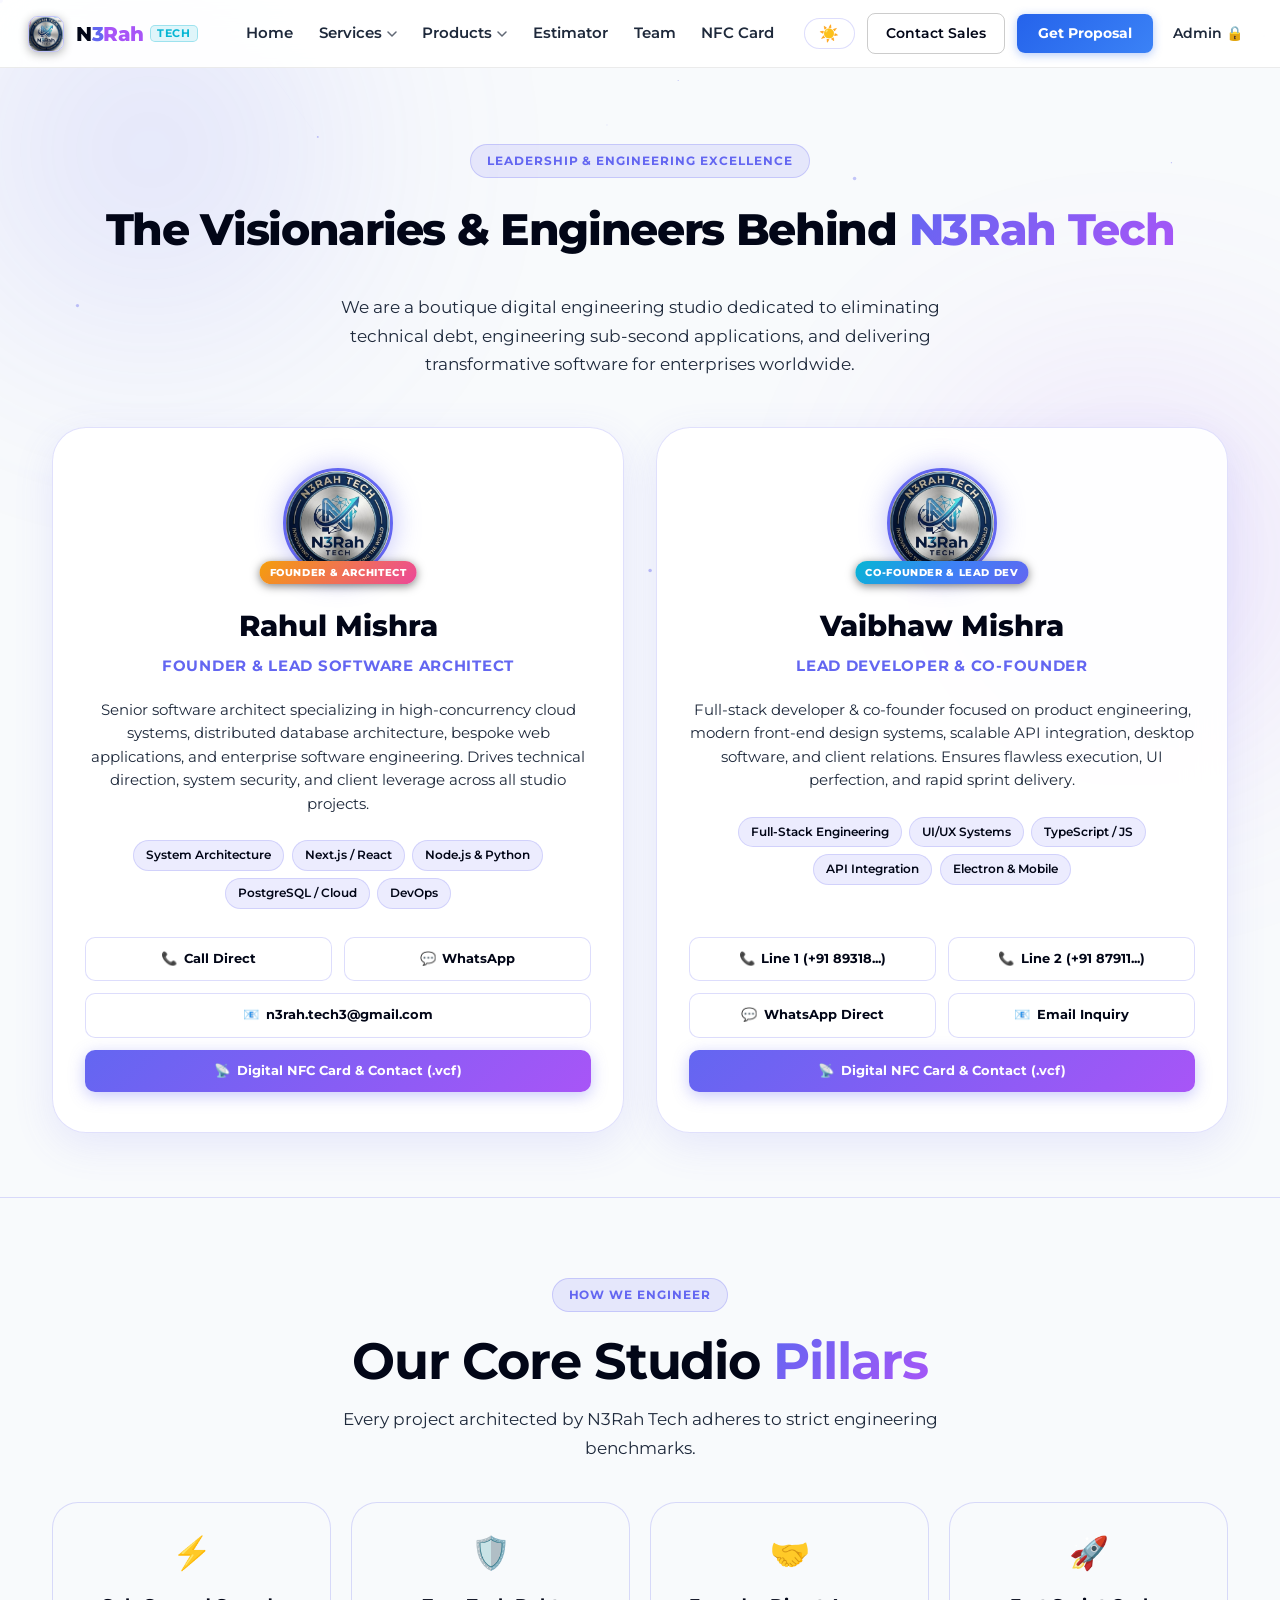
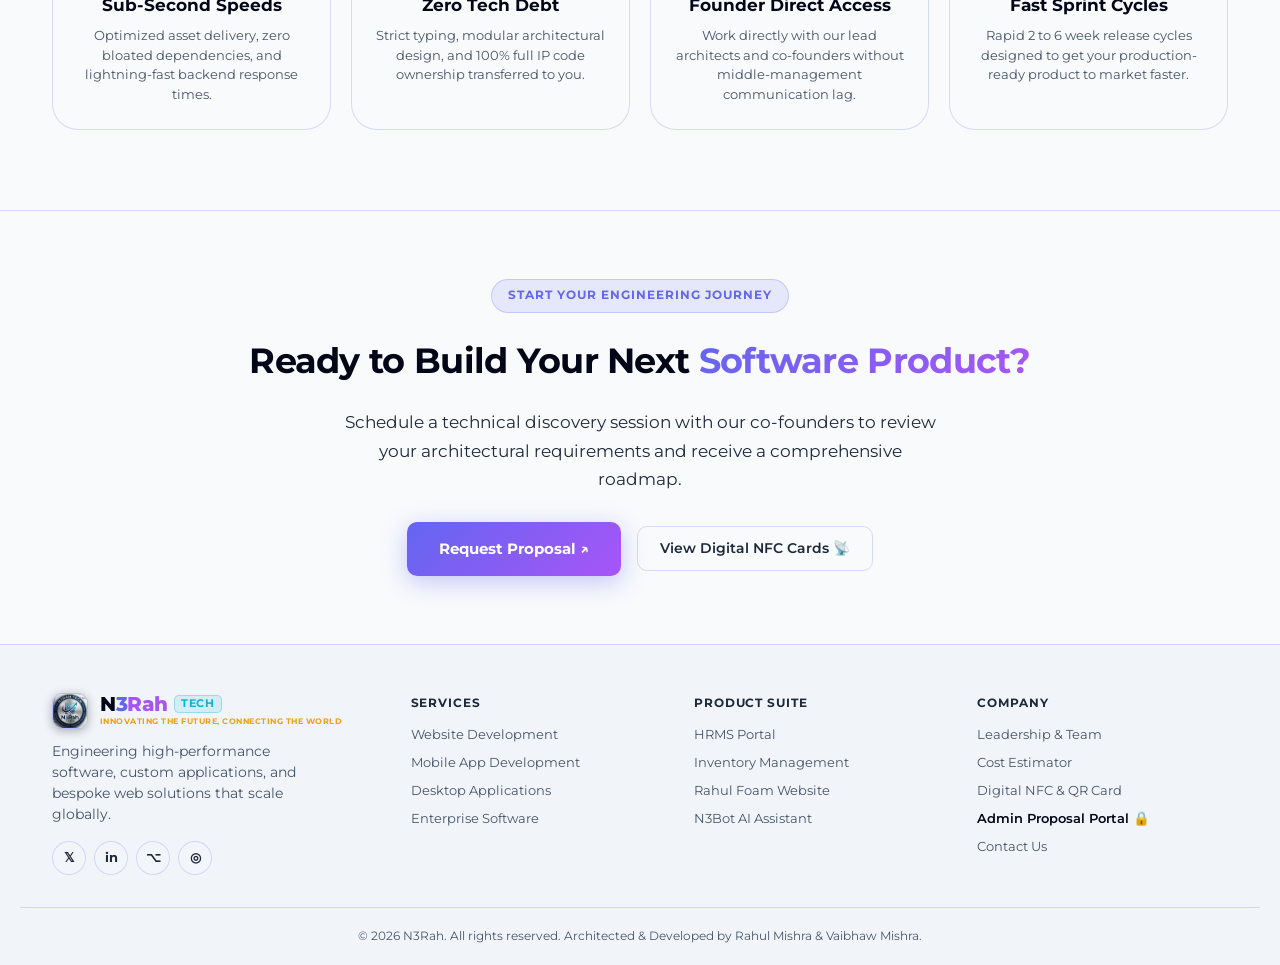
<file: team.html>
<!DOCTYPE html>
<html lang="en">

<head>
    <meta charset="UTF-8" />
    <meta http-equiv="X-UA-Compatible" content="IE=edge" />
    <meta name="viewport" content="width=device-width, initial-scale=1.0, maximum-scale=5.0" />
    
    <!-- Primary SEO Meta Tags -->
    <title>Leadership & Engineering Team | N3Rah Tech Studio</title>
    <meta name="title" content="Leadership & Engineering Team | N3Rah Tech Studio" />
    <meta name="description" content="Meet the founders, software architects, and lead engineers behind N3Rah Tech. Learn about Rahul Mishra (Founder) and Vaibhaw Mishra (Co-Founder)." />
    <meta name="keywords" content="N3Rah Tech team, Rahul Mishra founder, Vaibhaw Mishra co-founder, software architects, software development studio, full-stack engineers" />
    <meta name="author" content="N3Rah Tech Studio" />
    <meta name="robots" content="index, follow, max-image-preview:large, max-snippet:-1, max-video-preview:-1" />
    <meta name="google-site-verification" content="google3bcdc46d6ee95f5e" />
    <link rel="canonical" href="https://n3rah.vercel.app/team.html" />
    <meta name="theme-color" content="#030712" />

    <!-- Favicon & Web App Manifest -->
    <link rel="icon" type="image/jpeg" href="assets/logo.jpg" />
    <link rel="apple-touch-icon" href="assets/logo.jpg" />
    <link rel="manifest" href="site.webmanifest" />

    <!-- Open Graph / Social Meta Tags -->
    <meta property="og:type" content="profile" />
    <meta property="og:url" content="https://n3rah.vercel.app/team.html" />
    <meta property="og:site_name" content="N3Rah Tech Studio" />
    <meta property="og:title" content="Leadership & Engineering Team | N3Rah Tech Studio" />
    <meta property="og:description" content="Meet the founders, lead software architects, and full-stack developers driving software innovation at N3Rah Tech." />
    <meta property="og:image" content="https://n3rah.vercel.app/assets/og-cover.png" />
    <meta property="og:image:secure_url" content="https://n3rah.vercel.app/assets/og-cover.png" />
    <meta property="og:image:type" content="image/jpeg" />
    <meta property="og:image:width" content="671" />
    <meta property="og:image:height" content="636" />
    <meta property="og:image:alt" content="N3Rah Tech Studio Engineering & Leadership Team" />
    <meta property="og:locale" content="en_US" />

    <!-- Twitter Card Meta Tags -->
    <meta name="twitter:card" content="summary_large_image" />
    <meta name="twitter:url" content="https://n3rah.vercel.app/team.html" />
    <meta name="twitter:title" content="Leadership & Engineering Team | N3Rah Tech Studio" />
    <meta name="twitter:description" content="Meet the founders, lead software architects, and full-stack developers driving software innovation at N3Rah Tech." />
    <meta name="twitter:image" content="https://n3rah.vercel.app/assets/og-cover.png" />
    <meta name="twitter:creator" content="@N3RahStudio" />

    <!-- Google Fonts -->
    <link rel="preconnect" href="https://fonts.googleapis.com" />
    <link rel="preconnect" href="https://fonts.gstatic.com" crossorigin />
    <link href="https://fonts.googleapis.com/css2?family=Montserrat:ital,wght@0,300;0,400;0,500;0,600;0,700;0,800;0,900;1,400;1,600;1,700&family=Outfit:wght@400;500;600;700;800;900&family=Plus+Jakarta+Sans:ital,wght@0,400;0,500;0,600;0,700;0,800;1,400&family=Space+Mono:wght@400;700&display=swap" rel="stylesheet" />

    <!-- Main CSS -->
    <link rel="stylesheet" href="styles.css" />

    <!-- Structured Data (JSON-LD Schema for Team) -->
    <script type="application/ld+json">
    {
      "@context": "https://schema.org",
      "@graph": [
        {
          "@type": "AboutPage",
          "@id": "https://n3rah.vercel.app/team.html#aboutPage",
          "url": "https://n3rah.vercel.app/team.html",
          "name": "Leadership & Engineering Team | N3Rah Tech Studio",
          "description": "Meet the founders and software architects driving software engineering at N3Rah Tech.",
          "isPartOf": {
            "@id": "https://n3rah.vercel.app/#website"
          },
          "inLanguage": "en-US"
        },
        {
          "@type": "BreadcrumbList",
          "@id": "https://n3rah.vercel.app/team.html#breadcrumb",
          "itemListElement": [
            {
              "@type": "ListItem",
              "position": 1,
              "name": "Home",
              "item": "https://n3rah.vercel.app/"
            },
            {
              "@type": "ListItem",
              "position": 2,
              "name": "Team & Leadership",
              "item": "https://n3rah.vercel.app/team.html"
            }
          ]
        },
        {
          "@type": "Organization",
          "@id": "https://n3rah.vercel.app/#organization",
          "name": "N3Rah Tech",
          "url": "https://n3rah.vercel.app/",
          "logo": "https://n3rah.vercel.app/assets/logo.jpg",
          "slogan": "Innovating The Future, Connecting The World"
        },
        {
          "@type": "Person",
          "@id": "https://n3rah.vercel.app/team.html#rahul-mishra",
          "name": "Rahul Mishra",
          "jobTitle": "Founder & Lead Software Architect",
          "worksFor": { "@id": "https://n3rah.vercel.app/#organization" },
          "url": "https://n3rah.vercel.app/card.html?profile=rahul",
          "image": "https://n3rah.vercel.app/assets/logo.jpg",
          "email": "n3rah.tech3@gmail.com",
          "telephone": "+918791104601",
          "knowsAbout": [
            "Software Architecture",
            "Next.js & React Full-Stack Engineering",
            "Cloud Microservices & DevOps",
            "AI Agent Systems & Automation",
            "Database Scalability"
          ],
          "sameAs": [
            "https://twitter.com/N3RahStudio",
            "https://linkedin.com/company/n3rah",
            "https://github.com/n3rah"
          ]
        },
        {
          "@type": "Person",
          "@id": "https://n3rah.vercel.app/team.html#vaibhaw-mishra",
          "name": "Vaibhaw Mishra",
          "jobTitle": "Lead Developer & Co-Founder",
          "worksFor": { "@id": "https://n3rah.vercel.app/#organization" },
          "url": "https://n3rah.vercel.app/card.html?profile=vaibhaw",
          "image": "https://n3rah.vercel.app/assets/logo.jpg",
          "email": "n3rah.tech3@gmail.com",
          "telephone": "+918931899566",
          "knowsAbout": [
            "Frontend UI/UX Systems",
            "React Native Mobile App Development",
            "Electron Desktop Software",
            "REST & GraphQL APIs"
          ],
          "sameAs": [
            "https://twitter.com/N3RahStudio",
            "https://linkedin.com/company/n3rah",
            "https://github.com/n3rah"
          ]
        }
      ]
    }
    </script>

    <style>
        /* Team Page Specific Enhancements */
        .team-hero {
            padding: 9rem 0 4rem;
            text-align: center;
            position: relative;
        }

        .team-grid {
            display: grid;
            grid-template-columns: repeat(2, 1fr);
            gap: 2rem;
            margin-top: 3rem;
        }

        .team-member-card {
            background: rgba(11, 15, 25, 0.85);
            backdrop-filter: blur(20px);
            -webkit-backdrop-filter: blur(20px);
            border: 1px solid var(--border);
            border-radius: var(--radius-xl);
            padding: 2.5rem 2rem;
            display: flex;
            flex-direction: column;
            align-items: center;
            text-align: center;
            position: relative;
            transition: all 0.4s cubic-bezier(0.175, 0.885, 0.32, 1.275);
            box-shadow: var(--shadow-md);
        }

        body.light .team-member-card {
            background: rgba(255, 255, 255, 0.92);
            border-color: rgba(99, 102, 241, 0.2);
        }

        .team-member-card:hover {
            transform: translateY(-6px);
            border-color: var(--accent);
            box-shadow: var(--shadow-glow);
        }

        .member-avatar-wrap {
            position: relative;
            margin-bottom: 1.5rem;
        }

        .member-avatar {
            width: 110px;
            height: 110px;
            border-radius: 50%;
            border: 3px solid var(--accent);
            object-fit: cover;
            box-shadow: 0 0 28px rgba(99, 102, 241, 0.4);
        }

        .member-role-badge {
            position: absolute;
            bottom: -6px;
            left: 50%;
            transform: translateX(-50%);
            white-space: nowrap;
            font-size: 0.65rem;
            font-weight: 800;
            letter-spacing: 0.06em;
            text-transform: uppercase;
            padding: 3px 10px;
            border-radius: 100px;
            color: #ffffff;
            box-shadow: 0 2px 10px rgba(0, 0, 0, 0.5);
        }

        .member-role-badge.badge-founder {
            background: var(--gradient-gold);
        }

        .member-role-badge.badge-cofounder {
            background: linear-gradient(135deg, #06b6d4 0%, #3b82f6 50%, #6366f1 100%);
        }

        .member-name {
            font-family: var(--font-title);
            font-size: 1.8rem;
            font-weight: 800;
            margin-bottom: 0.3rem;
            color: var(--text-primary);
        }

        .member-title {
            font-size: 0.92rem;
            font-weight: 700;
            color: var(--accent);
            text-transform: uppercase;
            letter-spacing: 0.05em;
            margin-bottom: 1.25rem;
        }

        .member-bio {
            font-size: 0.92rem;
            color: var(--text-secondary);
            line-height: 1.6;
            margin-bottom: 1.5rem;
        }

        .member-skills {
            display: flex;
            flex-wrap: wrap;
            gap: 0.45rem;
            justify-content: center;
            margin-bottom: 1.75rem;
        }

        .skill-pill {
            font-size: 0.72rem;
            font-weight: 600;
            background: rgba(99, 102, 241, 0.08);
            border: 1px solid rgba(99, 102, 241, 0.2);
            color: var(--text-primary);
            padding: 0.3rem 0.75rem;
            border-radius: 100px;
        }

        body.light .skill-pill {
            background: rgba(99, 102, 241, 0.12);
        }

        .member-actions {
            display: grid;
            grid-template-columns: repeat(2, 1fr);
            gap: 0.75rem;
            width: 100%;
            margin-top: auto;
        }

        .member-action-btn {
            display: inline-flex;
            align-items: center;
            justify-content: center;
            gap: 0.4rem;
            padding: 0.65rem 0.85rem;
            font-size: 0.82rem;
            font-weight: 700;
            border-radius: var(--radius-sm);
            text-decoration: none;
            transition: all 0.3s ease;
            border: 1px solid var(--border);
            background: rgba(255, 255, 255, 0.03);
            color: var(--text-primary);
        }

        .member-action-btn:hover {
            border-color: var(--accent);
            background: rgba(99, 102, 241, 0.12);
            color: var(--text-primary);
            transform: translateY(-2px);
        }

        .member-action-btn.btn-nfc {
            grid-column: span 2;
            background: var(--gradient);
            color: #ffffff;
            border: none;
            box-shadow: 0 4px 16px rgba(99, 102, 241, 0.35);
        }

        .member-action-btn.btn-nfc:hover {
            box-shadow: 0 6px 22px rgba(99, 102, 241, 0.5);
            transform: translateY(-2px);
        }

        .culture-section {
            padding: 5rem 0;
            background: rgba(255, 255, 255, 0.01);
            border-top: 1px solid var(--border);
            border-bottom: 1px solid var(--border);
        }

        .culture-grid {
            display: grid;
            grid-template-columns: repeat(4, 1fr);
            gap: 1.25rem;
            margin-top: 2.5rem;
        }

        .culture-card {
            background: rgba(255, 255, 255, 0.02);
            border: 1px solid var(--border);
            border-radius: var(--radius-lg);
            padding: 1.5rem 1.25rem;
            text-align: center;
            transition: all 0.3s ease;
        }

        .culture-card:hover {
            border-color: var(--accent);
            background: rgba(99, 102, 241, 0.06);
            transform: translateY(-3px);
        }

        .culture-icon {
            font-size: 2rem;
            margin-bottom: 0.75rem;
        }

        .culture-title {
            font-family: var(--font-title);
            font-size: 1.05rem;
            font-weight: 700;
            margin-bottom: 0.4rem;
        }

        .culture-desc {
            font-size: 0.82rem;
            color: var(--text-muted);
            line-height: 1.5;
        }

        @media (max-width: 992px) {
            .team-grid {
                grid-template-columns: 1fr;
                max-width: 540px;
                margin-left: auto;
                margin-right: auto;
            }
            .culture-grid {
                grid-template-columns: repeat(2, 1fr);
            }
        }

        @media (max-width: 576px) {
            .culture-grid {
                grid-template-columns: 1fr;
            }
            .member-actions {
                grid-template-columns: 1fr;
            }
            .member-action-btn.btn-nfc {
                grid-column: span 1;
            }
        }
    </style>
</head>

<body>

    <!-- Particles & Ambient Glow Background -->
    <canvas id="particles" aria-hidden="true"></canvas>
    <div class="ambient-glow bg-glow-1" aria-hidden="true"></div>
    <div class="ambient-glow bg-glow-2" aria-hidden="true"></div>

    <!-- Custom Cursor -->
    <div class="cursor-dot" id="cursorDot" aria-hidden="true"></div>
    <div class="cursor-ring" id="cursorRing" aria-hidden="true"></div>

    <!-- ========== NAVBAR (AIRTABLE SAAS STYLE) ========== -->
    <header class="navbar" id="navbar" role="banner">
        <div class="nav-container">
            <a href="index.html#home" class="nav-logo" aria-label="N3Rah Tech Homepage">
                <img src="assets/logo.jpg" alt="N3Rah Tech Logo" class="nav-logo-img" />
                <div class="nav-logo-text">
                    <div class="logo-name-row">
                        <span class="logo-n">N</span><span class="logo-3">3</span><span class="logo-rah">Rah</span>
                        <span class="logo-tech">TECH</span>
                    </div>
                </div>
            </a>

            <button class="hamburger" id="hamburger" aria-label="Toggle Navigation Menu" aria-expanded="false" aria-controls="navLinks">
                <span></span><span></span><span></span>
            </button>

            <nav class="nav-links" id="navLinks" role="navigation" aria-label="Main Navigation">
                <div class="nav-group-left">
                    <a href="index.html#home" class="nav-link">Home</a>

                    <!-- Services Dropdown -->
                    <div class="nav-item-dropdown">
                        <a href="index.html#services" class="nav-link">
                            <span>Services</span>
                            <svg class="dropdown-chevron" width="10" height="6" viewBox="0 0 10 6" fill="none">
                                <path d="M1 1L5 5L9 1" stroke="currentColor" stroke-width="1.5" stroke-linecap="round" stroke-linejoin="round"/>
                            </svg>
                        </a>
                        <div class="nav-dropdown-menu">
                            <a href="index.html#services" class="dropdown-link-item">
                                <span class="dd-icon">🌐</span>
                                <div class="dd-text">
                                    <strong>Bespoke Websites</strong>
                                    <span>High-speed UI/UX & SEO platforms</span>
                                </div>
                            </a>
                            <a href="index.html#services" class="dropdown-link-item">
                                <span class="dd-icon">📱</span>
                                <div class="dd-text">
                                    <strong>Mobile & Desktop Apps</strong>
                                    <span>iOS, Android & Electron builds</span>
                                </div>
                            </a>
                            <a href="index.html#services" class="dropdown-link-item">
                                <span class="dd-icon">⚡</span>
                                <div class="dd-text">
                                    <strong>Enterprise SaaS</strong>
                                    <span>Scalable cloud architecture</span>
                                </div>
                            </a>
                            <a href="index.html#services" class="dropdown-link-item">
                                <span class="dd-icon">🤖</span>
                                <div class="dd-text">
                                    <strong>AI & Automation</strong>
                                    <span>LLMs & automated agent flows</span>
                                </div>
                            </a>
                        </div>
                    </div>

                    <!-- Products Dropdown -->
                    <div class="nav-item-dropdown">
                        <a href="index.html#products" class="nav-link">
                            <span>Products</span>
                            <svg class="dropdown-chevron" width="10" height="6" viewBox="0 0 10 6" fill="none">
                                <path d="M1 1L5 5L9 1" stroke="currentColor" stroke-width="1.5" stroke-linecap="round" stroke-linejoin="round"/>
                            </svg>
                        </a>
                        <div class="nav-dropdown-menu">
                            <a href="index.html#products" class="dropdown-link-item">
                                <span class="dd-icon">🛍️</span>
                                <div class="dd-text">
                                    <strong>N3Shop Suite</strong>
                                    <span>Modern e-commerce platform</span>
                                </div>
                            </a>
                            <a href="index.html#products" class="dropdown-link-item">
                                <span class="dd-icon">📊</span>
                                <div class="dd-text">
                                    <strong>N3Dash Analytics</strong>
                                    <span>Real-time business telemetry</span>
                                </div>
                            </a>
                            <a href="index.html#products" class="dropdown-link-item">
                                <span class="dd-icon">💬</span>
                                <div class="dd-text">
                                    <strong>N3Bot AI</strong>
                                    <span>Smart customer support agent</span>
                                </div>
                            </a>
                        </div>
                    </div>

                    <a href="index.html#estimator" class="nav-link">Estimator</a>
                    <a href="team.html" class="nav-link active" aria-label="N3Rah Leadership & Team">Team</a>
                    <a href="card.html" class="nav-link" aria-label="N3Rah Digital NFC Card">NFC Card</a>
                </div>

                <div class="nav-actions-right">
                    <button class="theme-toggle" id="themeToggle" aria-label="Toggle Theme Dark or Light" title="Toggle theme">
                        <span class="theme-icon theme-icon-dark">🌙</span>
                        <span class="theme-icon theme-icon-light">☀️</span>
                    </button>
                    <a href="index.html#contact" class="btn-nav-outline" aria-label="Contact Sales">Contact Sales</a>
                    <a href="index.html#estimator" class="btn-nav-primary" aria-label="Request Technical Proposal">Get Proposal</a>
                    <a href="admin.html" class="btn-nav-signin" aria-label="Admin Proposal Portal">Admin 🔒</a>
                </div>
            </nav>
        </div>
    </header>

    <main>
        <!-- ========== HERO SECTION ========== -->
        <section class="team-hero">
            <div class="container">
                <div class="section-header text-center" style="margin-bottom: 2.5rem;">
                    <span class="section-tag">Leadership & Engineering Excellence</span>
                    <h1 class="hero-title" style="font-size: 2.75rem; margin-top: 0.5rem;">
                        The Visionaries & Engineers Behind <span class="gradient-text">N3Rah Tech</span>
                    </h1>
                    <p class="section-sub" style="max-width: 680px; margin: 1rem auto 0;">
                        We are a boutique digital engineering studio dedicated to eliminating technical debt, engineering sub-second applications, and delivering transformative software for enterprises worldwide.
                    </p>
                </div>

                <!-- Team Grid -->
                <div class="team-grid">
                    
                    <!-- Member 1: Rahul Mishra -->
                    <article class="team-member-card reveal">
                        <div class="member-avatar-wrap">
                            <img src="assets/logo.jpg" alt="Rahul Mishra - Founder & Lead Software Architect" class="member-avatar" />
                            <span class="member-role-badge badge-founder">Founder & Architect</span>
                        </div>

                        <h2 class="member-name">Rahul Mishra</h2>
                        <div class="member-title">Founder & Lead Software Architect</div>

                        <p class="member-bio">
                            Senior software architect specializing in high-concurrency cloud systems, distributed database architecture, bespoke web applications, and enterprise software engineering. Drives technical direction, system security, and client leverage across all studio projects.
                        </p>

                        <div class="member-skills">
                            <span class="skill-pill">System Architecture</span>
                            <span class="skill-pill">Next.js / React</span>
                            <span class="skill-pill">Node.js & Python</span>
                            <span class="skill-pill">PostgreSQL / Cloud</span>
                            <span class="skill-pill">DevOps</span>
                        </div>

                        <div class="member-actions">
                            <a href="tel:+918791104601" class="member-action-btn" aria-label="Call Rahul Mishra Direct">
                                <span>📞</span> Call Direct
                            </a>
                            <a href="https://wa.me/918791104601?text=Hi%20Rahul!%20I%20would%20like%20to%20discuss%20a%20project." target="_blank" rel="noopener" class="member-action-btn" aria-label="WhatsApp Rahul Mishra">
                                <span>💬</span> WhatsApp
                            </a>
                            <a href="mailto:n3rah.tech3@gmail.com" class="member-action-btn" style="grid-column: span 2;" aria-label="Email Rahul Mishra">
                                <span>📧</span> n3rah.tech3@gmail.com
                            </a>
                            <a href="card.html?profile=rahul" class="member-action-btn btn-nfc" aria-label="View Rahul Mishra Digital NFC Card">
                                <span>📡</span> Digital NFC Card & Contact (.vcf)
                            </a>
                        </div>
                    </article>

                    <!-- Member 2: Vaibhaw Mishra -->
                    <article class="team-member-card reveal">
                        <div class="member-avatar-wrap">
                            <img src="assets/logo.jpg" alt="Vaibhaw Mishra - Lead Developer & Co-Founder" class="member-avatar" />
                            <span class="member-role-badge badge-cofounder">Co-Founder & Lead Dev</span>
                        </div>

                        <h2 class="member-name">Vaibhaw Mishra</h2>
                        <div class="member-title">Lead Developer & Co-Founder</div>

                        <p class="member-bio">
                            Full-stack developer & co-founder focused on product engineering, modern front-end design systems, scalable API integration, desktop software, and client relations. Ensures flawless execution, UI perfection, and rapid sprint delivery.
                        </p>

                        <div class="member-skills">
                            <span class="skill-pill">Full-Stack Engineering</span>
                            <span class="skill-pill">UI/UX Systems</span>
                            <span class="skill-pill">TypeScript / JS</span>
                            <span class="skill-pill">API Integration</span>
                            <span class="skill-pill">Electron & Mobile</span>
                        </div>

                        <div class="member-actions">
                            <a href="tel:+918931899566" class="member-action-btn" aria-label="Call Vaibhaw Mishra Line 1">
                                <span>📞</span> Line 1 (+91 89318...)
                            </a>
                            <a href="tel:+918791104601" class="member-action-btn" aria-label="Call Vaibhaw Mishra Line 2">
                                <span>📞</span> Line 2 (+91 87911...)
                            </a>
                            <a href="https://wa.me/918931899566?text=Hi%20Vaibhaw!%20I%20would%20like%20to%20discuss%20a%20project." target="_blank" rel="noopener" class="member-action-btn" aria-label="WhatsApp Vaibhaw Mishra">
                                <span>💬</span> WhatsApp Direct
                            </a>
                            <a href="mailto:n3rah.tech3@gmail.com" class="member-action-btn" aria-label="Email Vaibhaw Mishra">
                                <span>📧</span> Email Inquiry
                            </a>
                            <a href="card.html?profile=vaibhaw" class="member-action-btn btn-nfc" aria-label="View Vaibhaw Mishra Digital NFC Card">
                                <span>📡</span> Digital NFC Card & Contact (.vcf)
                            </a>
                        </div>
                    </article>

                </div>
            </div>
        </section>

        <!-- ========== STUDIO CULTURE SECTION ========== -->
        <section class="culture-section">
            <div class="container">
                <div class="section-header">
                    <span class="section-tag">How We Engineer</span>
                    <h2 class="section-title">Our Core Studio <span class="gradient-text">Pillars</span></h2>
                    <p class="section-sub">Every project architected by N3Rah Tech adheres to strict engineering benchmarks.</p>
                </div>

                <div class="culture-grid">
                    <div class="culture-card reveal">
                        <div class="culture-icon">⚡</div>
                        <h3 class="culture-title">Sub-Second Speeds</h3>
                        <p class="culture-desc">Optimized asset delivery, zero bloated dependencies, and lightning-fast backend response times.</p>
                    </div>

                    <div class="culture-card reveal">
                        <div class="culture-icon">🛡️</div>
                        <h3 class="culture-title">Zero Tech Debt</h3>
                        <p class="culture-desc">Strict typing, modular architectural design, and 100% full IP code ownership transferred to you.</p>
                    </div>

                    <div class="culture-card reveal">
                        <div class="culture-icon">🤝</div>
                        <h3 class="culture-title">Founder Direct Access</h3>
                        <p class="culture-desc">Work directly with our lead architects and co-founders without middle-management communication lag.</p>
                    </div>

                    <div class="culture-card reveal">
                        <div class="culture-icon">🚀</div>
                        <h3 class="culture-title">Fast Sprint Cycles</h3>
                        <p class="culture-desc">Rapid 2 to 6 week release cycles designed to get your production-ready product to market faster.</p>
                    </div>
                </div>
            </div>
        </section>

        <!-- ========== CTA SECTION ========== -->
        <section class="section cta-section" style="text-align: center;">
            <div class="container text-center" style="display: flex; flex-direction: column; align-items: center; text-align: center;">
                <div class="section-header text-center" style="margin-bottom: 0; width: 100%; display: flex; flex-direction: column; align-items: center; text-align: center;">
                    <span class="section-tag text-center" style="margin-left: auto; margin-right: auto;">Start Your Engineering Journey</span>
                    <h2 class="section-title text-center" style="font-size: 2.2rem; margin-top: 0.5rem; width: 100%; text-align: center;">
                        Ready to Build Your Next <span class="gradient-text">Software Product?</span>
                    </h2>
                    <p class="section-sub text-center" style="margin: 0.75rem auto 1.75rem; max-width: 600px; text-align: center;">
                        Schedule a technical discovery session with our co-founders to review your architectural requirements and receive a comprehensive roadmap.
                    </p>
                    <div style="display: flex; gap: 1rem; justify-content: center; align-items: center; flex-wrap: wrap; margin: 0 auto; width: 100%;">
                        <a href="index.html#contact" class="btn-primary" aria-label="Request Technical Proposal">Request Proposal ↗</a>
                        <a href="card.html" class="btn-outline" aria-label="Explore Digital NFC Cards">View Digital NFC Cards 📡</a>
                    </div>
                </div>
            </div>
        </section>
    </main>

    <!-- ========== FOOTER ========== -->
    <footer class="footer" role="contentinfo">
        <div class="container footer-inner">
            <div class="footer-brand">
                <a href="index.html" class="nav-logo" aria-label="N3Rah Tech Homepage">
                    <img src="assets/logo.jpg" alt="N3Rah Tech Logo" class="nav-logo-img" />
                    <div class="nav-logo-text">
                        <div class="logo-name-row">
                            <span class="logo-n">N</span><span class="logo-3">3</span><span class="logo-rah">Rah</span>
                            <span class="logo-tech">TECH</span>
                        </div>
                        <span class="nav-tagline">INNOVATING THE FUTURE, CONNECTING THE WORLD</span>
                    </div>
                </a>
                <p>Engineering high-performance software, custom applications, and bespoke web solutions that scale globally.</p>
                <div class="footer-socials">
                    <a href="https://twitter.com/N3RahStudio" aria-label="Follow N3Rah on Twitter" class="social-btn" target="_blank" rel="noopener">𝕏</a>
                    <a href="https://linkedin.com/company/n3rah" aria-label="Follow N3Rah on LinkedIn" class="social-btn" target="_blank" rel="noopener">in</a>
                    <a href="https://github.com/n3rah" aria-label="View N3Rah GitHub Code Repositories" class="social-btn" target="_blank" rel="noopener">⌥</a>
                    <a href="https://instagram.com/n3rah" aria-label="Follow N3Rah on Instagram" class="social-btn" target="_blank" rel="noopener">◎</a>
                </div>
            </div>

            <div class="footer-links">
                <div class="footer-col">
                    <h4>Services</h4>
                    <a href="index.html#services">Website Development</a>
                    <a href="index.html#services">Mobile App Development</a>
                    <a href="index.html#services">Desktop Applications</a>
                    <a href="index.html#services">Enterprise Software</a>
                </div>
                <div class="footer-col">
                    <h4>Product Suite</h4>
                    <a href="index.html#products">HRMS Portal</a>
                    <a href="index.html#products">Inventory Management</a>
                    <a href="index.html#products">Rahul Foam Website</a>
                    <a href="index.html#products">N3Bot AI Assistant</a>
                </div>
                <div class="footer-col">
                    <h4>Company</h4>
                    <a href="team.html">Leadership & Team</a>
                    <a href="index.html#estimator">Cost Estimator</a>
                    <a href="card.html">Digital NFC & QR Card</a>
                    <a href="admin.html" style="color: var(--accent-light); font-weight: 600;">Admin Proposal Portal 🔒</a>
                    <a href="index.html#contact">Contact Us</a>
                </div>
            </div>
        </div>
        <div class="footer-bottom">
            <p>&copy; 2026 N3Rah. All rights reserved. Architected & Developed by Rahul Mishra & Vaibhaw Mishra.</p>
        </div>
    </footer>

    <!-- Toast Container -->
    <div class="toast-container" id="toastContainer" aria-live="polite"></div>

    <!-- Script File -->
    <script src="script.js"></script>
</body>

</html>
</file>
<file: styles.css>
/* ============================================
   N3Rah – Luxury Software & Web Engineering CSS
   Obsidian Dark Mode | Glassmorphism | 3D Tilt
   Interactive Estimator | Modals | Micro-Interactions
   ============================================ */

@import url('https://fonts.googleapis.com/css2?family=Montserrat:ital,wght@0,300;0,400;0,500;0,600;0,700;0,800;0,900;1,400;1,600;1,700&family=Outfit:wght@400;500;600;700;800;900&family=Plus+Jakarta+Sans:ital,wght@0,400;0,500;0,600;0,700;0,800;1,400&family=Space+Mono:wght@400;700&display=swap');

:root {
  --bg-deep: #030712;
  --bg-main: #0b0f19;
  --bg-card: rgba(255, 255, 255, 0.05);
  --bg-card-hover: rgba(255, 255, 255, 0.08);
  --border: rgba(255, 255, 255, 0.14);
  --border-glow: rgba(99, 102, 241, 0.5);

  --accent: #6366f1;
  /* Indigo primary */
  --accent2: #a855f7;
  /* Purple accent */
  --accent3: #06b6d4;
  /* Cyan highlight */
  --accent-gold: #f59e0b;
  /* Amber gold hint */
  --green: #10b981;

  --text-primary: #ffffff;
  --text-secondary: #cbd5e1;
  --text-muted: #94a3b8;

  --gradient: linear-gradient(135deg, var(--accent), var(--accent2));
  --gradient-gold: linear-gradient(135deg, #f59e0b, #ec4899);
  --gradient-glow: linear-gradient(135deg, rgba(99, 102, 241, 0.5), rgba(168, 85, 247, 0.5));

  --radius-sm: 10px;
  --radius-md: 18px;
  --radius-lg: 26px;
  --radius-xl: 34px;

  --shadow-sm: 0 4px 16px rgba(0, 0, 0, 0.35);
  --shadow-md: 0 12px 40px rgba(0, 0, 0, 0.5);
  --shadow-glow: 0 0 50px rgba(99, 102, 241, 0.25);

  --transition: 0.35s cubic-bezier(0.16, 1, 0.3, 1);
  --font: 'Montserrat', 'Plus Jakarta Sans', sans-serif;
  --font-title: 'Montserrat', 'Outfit', sans-serif;
  --font-mono: 'Space Mono', monospace;
}

/* ---------- LIGHT THEME OVERRIDES ---------- */
body.light {
  --bg-deep: #f8fafc;
  --bg-main: #f1f5f9;
  --bg-card: rgba(255, 255, 255, 0.95);
  --bg-card-hover: rgba(255, 255, 255, 1);
  --border: rgba(99, 102, 241, 0.22);
  --border-glow: rgba(99, 102, 241, 0.45);

  --text-primary: #020617;
  --text-secondary: #1e293b;
  --text-muted: #475569;

  --shadow-sm: 0 4px 16px rgba(99, 102, 241, 0.08);
  --shadow-md: 0 12px 40px rgba(99, 102, 241, 0.12);
  --shadow-glow: 0 0 50px rgba(99, 102, 241, 0.15);
}

/* ---------- RESET & BASE ---------- */
*,
*::before,
*::after {
  margin: 0;
  padding: 0;
  box-sizing: border-box;
}

html {
  scroll-behavior: smooth;
  font-size: 16px;
}

*,
*::before,
*::after {
  transition: background-color 0.4s ease, border-color 0.4s ease, color 0.3s ease, box-shadow 0.4s ease;
}

.reveal,
.cursor-dot,
.cursor-ring,
.tech-marquee-content {
  transition-duration: unset !important;
}

body {
  font-family: var(--font);
  background: var(--bg-deep);
  color: var(--text-primary);
  line-height: 1.65;
  overflow-x: hidden;
  cursor: none;
}

a {
  color: inherit;
  text-decoration: none;
}

img {
  max-width: 100%;
  display: block;
}

ul {
  list-style: none;
}

/* ---------- AMBIENT GLOW BACKGROUNDS ---------- */
#particles {
  position: fixed;
  inset: 0;
  z-index: 0;
  pointer-events: none;
}

.ambient-glow {
  position: fixed;
  width: 500px;
  height: 500px;
  border-radius: 50%;
  pointer-events: none;
  z-index: 0;
  filter: blur(120px);
  opacity: 0.18;
}

.bg-glow-1 {
  top: -100px;
  left: -100px;
  background: radial-gradient(circle, var(--accent) 0%, transparent 70%);
}

.bg-glow-2 {
  bottom: 10%;
  right: -100px;
  background: radial-gradient(circle, var(--accent2) 0%, transparent 70%);
}

body.light .ambient-glow {
  opacity: 0.25;
}

/* ---------- CUSTOM CURSOR ---------- */
.cursor-dot,
.cursor-ring {
  position: fixed;
  border-radius: 50%;
  pointer-events: none;
  z-index: 9999;
  transform: translate(-50%, -50%);
  transition: opacity 0.3s;
}

.cursor-dot {
  width: 6px;
  height: 6px;
  background: var(--accent);
}

.cursor-ring {
  width: 38px;
  height: 38px;
  border: 1.5px solid rgba(99, 102, 241, 0.6);
  transition: transform 0.12s ease, width 0.3s, height 0.3s;
}

body:not(:hover) .cursor-dot,
body:not(:hover) .cursor-ring {
  opacity: 0;
}

/* ---------- CONTAINER ---------- */
.container {
  max-width: 1240px;
  margin: 0 auto;
  padding: 0 2rem;
  position: relative;
  z-index: 1;
}

/* ---------- AIRTABLE-STYLE MODERN HEADER NAVBAR ---------- */
.navbar {
  position: fixed;
  top: 0;
  left: 0;
  right: 0;
  width: 100%;
  height: 68px;
  z-index: 1000;
  background: rgba(3, 7, 18, 0.88);
  backdrop-filter: blur(20px);
  -webkit-backdrop-filter: blur(20px);
  border-bottom: 1px solid rgba(255, 255, 255, 0.08);
  transition: all 0.3s ease;
  display: flex;
  align-items: center;
}

body.light .navbar {
  background: rgba(255, 255, 255, 0.94);
  border-bottom: 1px solid rgba(0, 0, 0, 0.08);
}

.nav-container {
  width: 100%;
  max-width: 1400px;
  margin: 0 auto;
  padding: 0 1.75rem;
  display: flex;
  align-items: center;
  justify-content: space-between;
  gap: 1.5rem;
}

.nav-logo {
  display: flex;
  align-items: center;
  gap: 0.75rem;
  text-decoration: none;
  flex-shrink: 0;
}

.nav-logo-img {
  width: 36px;
  height: 36px;
  border-radius: 10px;
  border: 1px solid rgba(99, 102, 241, 0.4);
  object-fit: cover;
  box-shadow: 0 2px 10px rgba(0, 0, 0, 0.3);
  transition: transform 0.25s ease;
}

.nav-logo:hover .nav-logo-img {
  transform: scale(1.06);
}

.logo-name-row {
  font-family: var(--font-title);
  font-size: 1.25rem;
  font-weight: 800;
  line-height: 1;
  display: flex;
  align-items: center;
  letter-spacing: -0.4px;
}

.logo-n {
  color: var(--text-primary);
}

.logo-3 {
  color: var(--accent);
}

.logo-rah {
  color: var(--accent2);
}

.logo-tech {
  font-family: var(--font-title);
  font-size: 0.7rem;
  color: var(--accent3);
  font-weight: 700;
  letter-spacing: 0.08em;
  text-transform: uppercase;
  background: rgba(6, 182, 212, 0.12);
  padding: 2px 6px;
  border-radius: 5px;
  border: 1px solid rgba(6, 182, 212, 0.3);
  margin-left: 0.35rem;
}

.nav-tagline {
  font-family: var(--font-title);
  font-size: 0.52rem;
  font-weight: 700;
  letter-spacing: 0.06em;
  color: var(--accent-gold);
  text-transform: uppercase;
  margin-top: 3px;
  line-height: 1.2;
  white-space: nowrap !important;
  display: block;
}

.nav-links {
  display: flex;
  align-items: center;
  justify-content: space-between;
  flex: 1;
  margin-left: 1.5rem;
}

.nav-group-left {
  display: flex;
  align-items: center;
  gap: 1.6rem;
}

.nav-link {
  font-size: 0.92rem;
  font-weight: 600;
  color: var(--text-secondary);
  text-decoration: none;
  display: inline-flex;
  align-items: center;
  gap: 5px;
  transition: color 0.2s ease;
  position: relative;
  background: transparent;
  border: none;
  cursor: pointer;
  padding: 0.4rem 0;
  white-space: nowrap;
}

.nav-link:hover {
  color: var(--text-primary);
}

.nav-link.active {
  color: var(--text-primary);
  font-weight: 700;
}

.dropdown-chevron {
  transition: transform 0.2s ease;
  opacity: 0.7;
}

.nav-item-dropdown {
  position: relative;
}

.nav-item-dropdown:hover .dropdown-chevron {
  transform: rotate(180deg);
  opacity: 1;
}

.nav-dropdown-menu {
  position: absolute;
  top: 100%;
  left: -12px;
  min-width: 270px;
  background: rgba(11, 15, 25, 0.96);
  border: 1px solid rgba(255, 255, 255, 0.1);
  border-radius: 14px;
  padding: 10px;
  box-shadow: 0 16px 36px rgba(0, 0, 0, 0.5), 0 0 20px rgba(99, 102, 241, 0.15);
  backdrop-filter: blur(20px);
  -webkit-backdrop-filter: blur(20px);
  opacity: 0;
  visibility: hidden;
  transform: translateY(8px);
  transition: all 0.25s cubic-bezier(0.16, 1, 0.3, 1);
  z-index: 1001;
  display: flex;
  flex-direction: column;
  gap: 4px;
  margin-top: 10px;
}

body.light .nav-dropdown-menu {
  background: rgba(255, 255, 255, 0.96);
  border-color: rgba(0, 0, 0, 0.08);
  box-shadow: 0 16px 36px rgba(0, 0, 0, 0.1);
}

.nav-item-dropdown:hover .nav-dropdown-menu,
.nav-item-dropdown:focus-within .nav-dropdown-menu {
  opacity: 1;
  visibility: visible;
  transform: translateY(0);
}

.dropdown-link-item {
  display: flex;
  align-items: center;
  gap: 12px;
  padding: 9px 12px;
  border-radius: 9px;
  text-decoration: none;
  transition: background 0.2s ease, transform 0.2s ease;
}

.dropdown-link-item:hover {
  background: rgba(255, 255, 255, 0.06);
  transform: translateX(3px);
}

body.light .dropdown-link-item:hover {
  background: rgba(0, 0, 0, 0.04);
}

.dd-icon {
  font-size: 1.25rem;
}

.dd-text {
  display: flex;
  flex-direction: column;
}

.dd-text strong {
  font-size: 0.86rem;
  color: var(--text-primary);
  font-weight: 700;
  line-height: 1.2;
}

.dd-text span {
  font-size: 0.72rem;
  color: var(--text-muted);
}

/* Right Nav Actions (Airtable Style: Contact Sales, Blue Pill Button, Sign in) */
.nav-actions-right {
  display: flex;
  align-items: center;
  gap: 12px;
}

.btn-nav-outline {
  border: 1px solid rgba(255, 255, 255, 0.2);
  border-radius: 8px;
  padding: 0.48rem 1.15rem;
  font-weight: 600;
  font-size: 0.88rem;
  color: var(--text-primary);
  background: transparent;
  text-decoration: none;
  transition: all 0.2s ease;
  white-space: nowrap;
}

.btn-nav-outline:hover {
  background: rgba(255, 255, 255, 0.08);
  border-color: rgba(255, 255, 255, 0.4);
}

body.light .btn-nav-outline {
  border-color: rgba(0, 0, 0, 0.2);
}

body.light .btn-nav-outline:hover {
  background: rgba(0, 0, 0, 0.04);
  border-color: rgba(0, 0, 0, 0.4);
}

.btn-nav-primary {
  background: #0284c7;
  background: linear-gradient(135deg, #2563eb, #3b82f6);
  border: none;
  border-radius: 8px;
  padding: 0.52rem 1.3rem;
  font-weight: 700;
  font-size: 0.88rem;
  color: #ffffff;
  text-decoration: none;
  box-shadow: 0 2px 10px rgba(37, 99, 235, 0.35);
  transition: all 0.2s ease;
  white-space: nowrap;
}

.btn-nav-primary:hover {
  opacity: 0.95;
  transform: translateY(-1px);
  box-shadow: 0 4px 18px rgba(37, 99, 235, 0.55);
}

.btn-nav-signin {
  font-weight: 600;
  font-size: 0.88rem;
  color: var(--text-secondary);
  text-decoration: none;
  padding: 0.45rem 0.5rem;
  transition: color 0.2s ease;
  white-space: nowrap;
}

.btn-nav-signin:hover {
  color: var(--text-primary);
}

.hamburger {
  display: none;
  flex-direction: column;
  justify-content: center;
  align-items: center;
  gap: 5px;
  background: none;
  border: none;
  cursor: pointer;
  padding: 4px;
}

.hamburger span {
  display: block;
  width: 22px;
  height: 2px;
  background: var(--text-primary);
  border-radius: 2px;
  transition: transform 0.3s cubic-bezier(0.16, 1, 0.3, 1), opacity 0.3s ease;
  transform-origin: center;
}

/* ---------- SECTION COMMONS ---------- */
.section {
  padding: 4.25rem 0;
  position: relative;
  z-index: 1;
}

.section-header {
  display: flex;
  flex-direction: column;
  align-items: center;
  text-align: center;
  margin-bottom: 2.5rem;
}

.section-header .section-tag,
.section-header .section-title,
.section-header .section-sub,
.section-header .hero-title,
.section-header .hero-sub {
  text-align: center !important;
  margin-left: auto !important;
  margin-right: auto !important;
}

.section-tag {
  display: inline-block;
  padding: 0.35rem 1rem;
  border-radius: 100px;
  background: rgba(99, 102, 241, 0.12);
  border: 1px solid rgba(99, 102, 241, 0.25);
  color: var(--accent);
  font-size: 0.78rem;
  font-weight: 700;
  letter-spacing: 0.08em;
  text-transform: uppercase;
  margin-bottom: 1.25rem;
}

.section-title {
  font-family: var(--font-title);
  font-size: clamp(2.2rem, 4.5vw, 3.2rem);
  font-weight: 700;
  line-height: 1.12;
  margin-bottom: 1rem;
  letter-spacing: -0.02em;
}

.section-sub {
  max-width: 620px;
  margin: 0 auto;
  color: var(--text-secondary);
  font-size: 1.05rem;
  line-height: 1.7;
}

.gradient-text {
  background: var(--gradient);
  -webkit-background-clip: text;
  -webkit-text-fill-color: transparent;
  background-clip: text;
}

.text-center {
  text-align: center !important;
}

.text-center .section-sub,
.text-center .hero-sub,
.text-center .section-tag,
.text-center .section-title {
  text-align: center !important;
  margin-left: auto !important;
  margin-right: auto !important;
}

.cta-section {
  text-align: center !important;
}

.cta-section .container {
  display: flex !important;
  flex-direction: column !important;
  align-items: center !important;
  text-align: center !important;
}

/* ---------- BUTTONS ---------- */
.btn-primary {
  display: inline-flex;
  align-items: center;
  gap: 0.6rem;
  padding: 0.9rem 2rem;
  background: var(--gradient);
  color: #fff;
  font-weight: 700;
  font-size: 0.95rem;
  border-radius: var(--radius-sm);
  border: none;
  cursor: none;
  box-shadow: 0 6px 24px rgba(99, 102, 241, 0.35);
  transition: opacity var(--transition), transform var(--transition), box-shadow var(--transition);
  position: relative;
  overflow: hidden;
}

.btn-primary:hover {
  transform: translateY(-2px);
  box-shadow: 0 10px 35px rgba(99, 102, 241, 0.5);
}

.btn-ghost {
  display: inline-flex;
  align-items: center;
  gap: 0.6rem;
  padding: 0.9rem 2rem;
  background: transparent;
  border: 1px solid var(--border);
  border-radius: var(--radius-sm);
  font-weight: 600;
  font-size: 0.95rem;
  color: var(--text-secondary);
  cursor: none;
  transition: border-color var(--transition), color var(--transition), background var(--transition);
}

.btn-ghost:hover {
  border-color: var(--accent);
  color: var(--text-primary);
  background: rgba(99, 102, 241, 0.08);
}

.btn-outline {
  display: inline-flex;
  align-items: center;
  justify-content: center;
  padding: 0.65rem 1.4rem;
  border: 1px solid var(--border);
  border-radius: var(--radius-sm);
  font-weight: 600;
  font-size: 0.85rem;
  color: var(--text-secondary);
  background: transparent;
  cursor: none;
  transition: border-color var(--transition), color var(--transition), background var(--transition);
}

.btn-outline:hover {
  border-color: var(--accent);
  color: var(--text-primary);
  background: rgba(99, 102, 241, 0.12);
}

.btn-full {
  width: 100%;
  justify-content: center;
}

/* ---------- REVEAL ANIMATION ---------- */
.reveal {
  opacity: 0;
  transform: translateY(35px);
  transition: opacity 0.7s cubic-bezier(0.16, 1, 0.3, 1), transform 0.7s cubic-bezier(0.16, 1, 0.3, 1);
}

.reveal.visible {
  opacity: 1;
  transform: translateY(0);
}

/* =========================================
   HERO SECTION
   ========================================= */
.hero-section {
  min-height: 88vh;
  display: flex;
  align-items: center;
  justify-content: space-between;
  gap: 3.5rem;
  padding: 7rem 2rem 4rem;
  max-width: 1240px;
  margin: 0 auto;
  position: relative;
  z-index: 1;
}

.hero-content {
  flex: 1.1;
  max-width: 620px;
}

.hero-badge {
  display: inline-flex;
  align-items: center;
  gap: 0.6rem;
  padding: 0.45rem 1.1rem;
  border-radius: 100px;
  background: rgba(99, 102, 241, 0.1);
  border: 1px solid rgba(99, 102, 241, 0.25);
  color: var(--text-primary);
  font-size: 0.82rem;
  font-weight: 600;
  margin-bottom: 1.75rem;
}

.pulse-dot {
  width: 8px;
  height: 8px;
  border-radius: 50%;
  background: var(--green);
  box-shadow: 0 0 10px var(--green);
  animation: pulseGreen 2s infinite;
}

@keyframes pulseGreen {

  0%,
  100% {
    opacity: 1;
  }

  50% {
    opacity: 0.4;
  }
}

.hero-title {
  font-family: var(--font-title);
  font-size: clamp(2.8rem, 5.5vw, 4.5rem);
  font-weight: 800;
  line-height: 1.08;
  letter-spacing: -0.03em;
  margin-bottom: 1.5rem;
}

.typed-wrapper {
  display: inline-block;
  background: var(--gradient);
  -webkit-background-clip: text;
  -webkit-text-fill-color: transparent;
  background-clip: text;
  min-height: 1.2em;
}

.typed-cursor {
  -webkit-text-fill-color: var(--accent);
  animation: blink 0.9s step-end infinite;
}

@keyframes blink {
  50% {
    opacity: 0;
  }
}

.hero-sub {
  font-size: 1.15rem;
  color: var(--text-secondary);
  max-width: 520px;
  margin-bottom: 2.5rem;
  line-height: 1.75;
}

.hero-actions {
  display: flex;
  gap: 1.2rem;
  flex-wrap: wrap;
  margin-bottom: 3.5rem;
}

.hero-stats {
  display: flex;
  align-items: center;
  gap: 2rem;
  flex-wrap: wrap;
}

.stat {
  display: flex;
  flex-direction: column;
}

.stat-top {
  display: flex;
  align-items: baseline;
}

.stat-num {
  font-size: 2.2rem;
  font-weight: 800;
  font-family: var(--font-mono);
  color: var(--text-primary);
  line-height: 1;
}

.stat-plus {
  color: var(--accent);
  font-weight: 800;
  font-size: 1.6rem;
  margin-left: 2px;
}

.stat-label {
  font-size: 0.8rem;
  color: var(--text-muted);
  margin-top: 0.35rem;
  font-weight: 500;
}

.stat-divider {
  width: 1px;
  height: 40px;
  background: var(--border);
}

/* Hero Visual Card Window */
.hero-visual {
  flex: 0.9;
  max-width: 500px;
  position: relative;
  height: 440px;
  display: flex;
  align-items: center;
  justify-content: center;
  perspective: 1000px;
}

.hero-glow {
  position: absolute;
  width: 320px;
  height: 320px;
  background: radial-gradient(circle, rgba(99, 102, 241, 0.35) 0%, transparent 70%);
  border-radius: 50%;
  animation: pulseGlow 5s ease-in-out infinite;
}

@keyframes pulseGlow {

  0%,
  100% {
    transform: scale(1);
    opacity: 0.7;
  }

  50% {
    transform: scale(1.15);
    opacity: 1;
  }
}

.hero-card-window {
  width: 100%;
  background: rgba(11, 15, 25, 0.88);
  backdrop-filter: blur(24px);
  -webkit-backdrop-filter: blur(24px);
  border: 1px solid var(--border);
  border-radius: var(--radius-lg);
  box-shadow: var(--shadow-md);
  overflow: hidden;
  position: relative;
  z-index: 2;
  transform-style: preserve-3d;
}

body.light .hero-card-window {
  background: rgba(255, 255, 255, 0.9);
}

.window-header {
  display: flex;
  align-items: center;
  justify-content: space-between;
  padding: 0.85rem 1.25rem;
  background: rgba(255, 255, 255, 0.03);
  border-bottom: 1px solid var(--border);
}

.window-dots {
  display: flex;
  gap: 6px;
}

.dot {
  width: 10px;
  height: 10px;
  border-radius: 50%;
}

.dot.red {
  background: #ff5f56;
}

.dot.yellow {
  background: #ffbd2e;
}

.dot.green {
  background: #27c93f;
}

.window-title {
  font-family: var(--font-mono);
  font-size: 0.78rem;
  color: var(--text-muted);
}

.window-status {
  font-family: var(--font-mono);
  font-size: 0.68rem;
  color: var(--green);
  background: rgba(16, 185, 129, 0.15);
  padding: 2px 8px;
  border-radius: 4px;
  font-weight: 700;
}

.window-body {
  padding: 1.25rem 1rem;
  font-family: var(--font-mono);
  font-size: 0.8rem;
  line-height: 1.8;
  color: #cbd5e1;
  overflow-x: auto;
  word-break: break-word;
}

body.light .window-body {
  color: #334155;
}

.code-line {
  margin-bottom: 0.2rem;
}

.code-line.indent {
  padding-left: 1.5rem;
}

.c-keyword {
  color: #f472b6;
  font-weight: 700;
}

.c-string {
  color: #38bdf8;
}

.c-prop {
  color: #a78bfa;
}

.c-func {
  color: #34d399;
}

.c-comment {
  color: #64748b;
  font-style: italic;
}

.window-footer {
  padding: 0.85rem 1.5rem;
  background: rgba(255, 255, 255, 0.02);
  border-top: 1px solid var(--border);
  display: flex;
  gap: 1rem;
}

.metric-badge {
  font-size: 0.75rem;
  font-weight: 600;
  color: var(--text-secondary);
  display: flex;
  align-items: center;
  gap: 0.35rem;
}

/* Floating Micro Cards */
.floating-card {
  position: absolute;
  background: rgba(11, 15, 25, 0.9);
  backdrop-filter: blur(20px);
  -webkit-backdrop-filter: blur(20px);
  border: 1px solid var(--border);
  border-radius: var(--radius-md);
  padding: 0.75rem 1.25rem;
  display: flex;
  align-items: center;
  gap: 0.8rem;
  box-shadow: var(--shadow-md);
  z-index: 3;
  animation: floatCard 5s ease-in-out infinite;
}

body.light .floating-card {
  background: rgba(255, 255, 255, 0.92);
}

.fc-icon {
  font-size: 1.4rem;
}

.fc-text {
  display: flex;
  flex-direction: column;
}

.fc-text strong {
  font-size: 0.85rem;
  font-weight: 700;
}

.fc-text span {
  font-size: 0.72rem;
  color: var(--text-muted);
}

.fc1 {
  top: -20px;
  left: -30px;
  animation-delay: 0s;
}

.fc2 {
  bottom: -20px;
  right: -20px;
  animation-delay: 1.8s;
}

.fc3 {
  bottom: 30%;
  left: -40px;
  animation-delay: 0.9s;
}

@keyframes floatCard {

  0%,
  100% {
    transform: translateY(0px);
  }

  50% {
    transform: translateY(-12px);
  }
}

/* =========================================
   TECH STACK MARQUEE
   ========================================= */
.techstack-section {
  background: var(--bg-main);
  padding: 2.25rem 0;
  border-y: 1px solid var(--border);
}

.tech-marquee-wrapper {
  overflow: hidden;
  white-space: nowrap;
  position: relative;
  mask-image: linear-gradient(90deg, transparent 0%, #000 10%, #000 90%, transparent 100%);
  -webkit-mask-image: linear-gradient(90deg, transparent 0%, #000 10%, #000 90%, transparent 100%);
}

.tech-marquee-content {
  display: inline-flex;
  gap: 1.25rem;
  animation: marquee 30s linear infinite;
}

.tech-marquee-wrapper:hover .tech-marquee-content {
  animation-play-state: paused;
}

@keyframes marquee {
  0% {
    transform: translateX(0);
  }

  100% {
    transform: translateX(-50%);
  }
}

.tech-pill {
  display: inline-flex;
  align-items: center;
  gap: 0.5rem;
  padding: 0.6rem 1.4rem;
  border-radius: 100px;
  background: var(--bg-card);
  border: 1px solid var(--border);
  font-size: 0.88rem;
  font-weight: 600;
  color: var(--text-secondary);
  transition: border-color 0.3s, color 0.3s, transform 0.3s;
}

.tech-pill:hover {
  border-color: var(--accent);
  color: var(--text-primary);
  transform: translateY(-2px);
}

/* =========================================
   SERVICES SECTION
   ========================================= */
.services-section {
  background: var(--bg-deep);
}

.services-grid {
  display: grid;
  grid-template-columns: repeat(3, 1fr);
  gap: 1.75rem;
}

.service-card {
  background: var(--bg-card);
  border: 1px solid var(--border);
  border-radius: var(--radius-lg);
  padding: 2.25rem;
  transition: background var(--transition), border-color var(--transition), transform var(--transition), box-shadow var(--transition);
  position: relative;
  overflow: hidden;
}

.service-card::before {
  content: '';
  position: absolute;
  top: 0;
  left: 0;
  right: 0;
  height: 2px;
  background: var(--gradient);
  opacity: 0;
  transition: opacity var(--transition);
}

.service-card:hover {
  background: var(--bg-card-hover);
  border-color: rgba(99, 102, 241, 0.35);
  transform: translateY(-6px);
  box-shadow: var(--shadow-glow);
}

.service-card:hover::before {
  opacity: 1;
}

.service-icon-wrap {
  width: 54px;
  height: 54px;
  background: rgba(99, 102, 241, 0.1);
  border: 1px solid rgba(99, 102, 241, 0.25);
  border-radius: var(--radius-sm);
  display: flex;
  align-items: center;
  justify-content: center;
  margin-bottom: 1.5rem;
  transition: background var(--transition);
}

.service-card:hover .service-icon-wrap {
  background: rgba(99, 102, 241, 0.25);
}

.service-icon {
  width: 26px;
  height: 26px;
  color: var(--accent);
}

.service-card h3 {
  font-family: var(--font-title);
  font-size: 1.25rem;
  font-weight: 700;
  margin-bottom: 0.85rem;
}

.service-card p {
  color: var(--text-secondary);
  font-size: 0.92rem;
  line-height: 1.7;
  margin-bottom: 1.5rem;
}

.service-features {
  display: flex;
  flex-direction: column;
  gap: 0.45rem;
  margin-bottom: 1.75rem;
}

.service-features li {
  font-size: 0.84rem;
  color: var(--text-muted);
  display: flex;
  align-items: center;
  gap: 0.55rem;
}

.service-features li::before {
  content: '✦';
  color: var(--accent);
  font-size: 0.7rem;
}

.service-link {
  font-size: 0.9rem;
  font-weight: 700;
  color: var(--accent);
  cursor: none;
  transition: color var(--transition);
  display: inline-flex;
  align-items: center;
}

.service-link:hover {
  color: var(--accent2);
}

.service-card-cta {
  background: linear-gradient(135deg, rgba(99, 102, 241, 0.12), rgba(168, 85, 247, 0.12));
  border-color: rgba(99, 102, 241, 0.25);
  display: flex;
  align-items: center;
  justify-content: center;
}

.service-cta-inner {
  text-align: center;
  position: relative;
}

.cta-glow {
  position: absolute;
  inset: -40px;
  background: radial-gradient(circle, rgba(99, 102, 241, 0.2), transparent 70%);
  pointer-events: none;
}

.cta-tag {
  display: block;
  font-size: 0.8rem;
  color: var(--accent);
  font-weight: 700;
  letter-spacing: 0.06em;
  text-transform: uppercase;
  margin-bottom: 0.75rem;
}

.service-cta-inner h3 {
  font-size: 1.45rem;
  font-weight: 800;
  margin-bottom: 0.75rem;
}

.cta-desc {
  font-size: 0.88rem;
  color: var(--text-secondary);
  margin-bottom: 1.5rem;
}

/* =========================================
   PROCESS SECTION (METHODOLOGY)
   ========================================= */
.process-section {
  background: var(--bg-main);
}

.process-timeline {
  display: grid;
  grid-template-columns: repeat(4, 1fr);
  gap: 1.5rem;
  position: relative;
}

.process-step {
  background: var(--bg-card);
  border: 1px solid var(--border);
  border-radius: var(--radius-lg);
  padding: 2rem 1.5rem;
  position: relative;
  transition: transform var(--transition), border-color var(--transition);
}

.process-step:hover {
  transform: translateY(-5px);
  border-color: rgba(99, 102, 241, 0.3);
}

.step-num {
  font-family: var(--font-mono);
  font-size: 2.2rem;
  font-weight: 800;
  color: var(--accent);
  opacity: 0.4;
  margin-bottom: 1rem;
}

.step-content h3 {
  font-family: var(--font-title);
  font-size: 1.1rem;
  font-weight: 700;
  margin-bottom: 0.75rem;
}

.step-content p {
  font-size: 0.88rem;
  color: var(--text-secondary);
  line-height: 1.65;
  margin-bottom: 1.25rem;
}

.step-tags {
  display: flex;
  flex-wrap: wrap;
  gap: 0.4rem;
}

.step-tags span {
  font-size: 0.72rem;
  font-family: var(--font-mono);
  color: var(--text-muted);
  background: rgba(255, 255, 255, 0.04);
  padding: 2px 8px;
  border-radius: 4px;
  border: 1px solid var(--border);
}

/* =========================================
   PRODUCTS SECTION
   ========================================= */
.products-section {
  background: var(--bg-deep);
}

.products-grid {
  display: grid;
  grid-template-columns: repeat(2, 1fr);
  gap: 1.75rem;
}

.product-card {
  background: var(--bg-card);
  border: 1px solid var(--border);
  border-radius: var(--radius-lg);
  padding: 2.25rem;
  position: relative;
  transition: background var(--transition), border-color var(--transition), transform var(--transition);
}

.product-card:hover {
  background: var(--bg-card-hover);
  border-color: rgba(99, 102, 241, 0.35);
  transform: translateY(-4px);
}

.product-badge {
  position: absolute;
  top: 1.5rem;
  right: 1.5rem;
  padding: 0.25rem 0.75rem;
  border-radius: 100px;
  background: rgba(99, 102, 241, 0.2);
  border: 1px solid rgba(99, 102, 241, 0.3);
  color: var(--accent);
  font-size: 0.72rem;
  font-weight: 700;
  text-transform: uppercase;
  letter-spacing: 0.05em;
}

.product-badge.new {
  background: rgba(16, 185, 129, 0.2);
  border-color: rgba(16, 185, 129, 0.3);
  color: var(--green);
}

.product-header {
  display: flex;
  align-items: center;
  gap: 1rem;
  margin-bottom: 1.25rem;
}

.product-icon {
  font-size: 2.2rem;
}

.product-info h3 {
  font-family: var(--font-title);
  font-size: 1.25rem;
  font-weight: 700;
}

.product-category {
  font-size: 0.8rem;
  color: var(--text-muted);
  font-weight: 500;
}

.product-card p {
  color: var(--text-secondary);
  font-size: 0.92rem;
  line-height: 1.65;
  margin-bottom: 1.5rem;
}

.product-tags {
  display: flex;
  flex-wrap: wrap;
  gap: 0.5rem;
  margin-bottom: 1.75rem;
}

.product-tags span {
  padding: 0.25rem 0.75rem;
  border-radius: 100px;
  background: rgba(255, 255, 255, 0.05);
  border: 1px solid var(--border);
  font-size: 0.75rem;
  color: var(--text-muted);
  font-family: var(--font-mono);
}

/* =========================================
   INTERACTIVE ESTIMATOR SECTION
   ========================================= */
.estimator-section {
  background: var(--bg-main);
}

.estimator-card {
  background: var(--bg-card);
  border: 1px solid var(--border);
  border-radius: var(--radius-xl);
  padding: 3rem;
  box-shadow: var(--shadow-md);
}

.estimator-grid {
  display: grid;
  grid-template-columns: 1.4fr 1fr;
  gap: 3.5rem;
  align-items: start;
}

.estimator-options {
  display: flex;
  flex-direction: column;
  gap: 2rem;
}

.est-group {
  display: flex;
  flex-direction: column;
  gap: 0.85rem;
}

.est-label {
  font-size: 0.88rem;
  font-weight: 700;
  color: var(--text-primary);
  text-transform: uppercase;
  letter-spacing: 0.05em;
}

.est-pills {
  display: flex;
  flex-wrap: wrap;
  gap: 0.75rem;
}

.est-pill {
  padding: 0.65rem 1.25rem;
  border-radius: var(--radius-sm);
  background: rgba(255, 255, 255, 0.04);
  border: 1px solid var(--border);
  color: var(--text-secondary);
  font-family: var(--font);
  font-size: 0.88rem;
  font-weight: 600;
  cursor: pointer;
  transition: all 0.3s ease;
}

.est-pill.active,
.est-pill:hover {
  background: rgba(99, 102, 241, 0.15);
  border-color: var(--accent);
  color: var(--text-primary);
}

.est-checkboxes {
  display: grid;
  grid-template-columns: 1fr 1fr;
  gap: 0.85rem;
}

.est-check {
  display: flex;
  align-items: center;
  gap: 0.6rem;
  font-size: 0.85rem;
  color: var(--text-secondary);
  cursor: pointer;
  padding: 0.6rem 0.85rem;
  border-radius: var(--radius-sm);
  background: rgba(255, 255, 255, 0.03);
  border: 1px solid var(--border);
  transition: border-color 0.3s;
}

.est-check:hover {
  border-color: var(--accent);
  color: var(--text-primary);
}

.est-check input[type="checkbox"] {
  accent-color: var(--accent);
  width: 16px;
  height: 16px;
  cursor: pointer;
}

.estimator-result {
  background: rgba(99, 102, 241, 0.08);
  border: 1px solid rgba(99, 102, 241, 0.25);
  border-radius: var(--radius-lg);
  padding: 2.25rem;
  display: flex;
  flex-direction: column;
  align-items: center;
  text-align: center;
  position: sticky;
  top: 100px;
}

.result-badge {
  font-size: 0.75rem;
  font-weight: 700;
  letter-spacing: 0.08em;
  color: var(--accent);
  margin-bottom: 0.85rem;
}

.result-price {
  font-family: var(--font-mono);
  font-size: 2.2rem;
  font-weight: 800;
  color: var(--text-primary);
  margin-bottom: 1rem;
}

.result-desc {
  font-size: 0.85rem;
  color: var(--text-secondary);
  line-height: 1.6;
  margin-bottom: 1.5rem;
}

.result-summary {
  font-size: 0.82rem;
  font-family: var(--font-mono);
  color: var(--text-muted);
  background: rgba(0, 0, 0, 0.2);
  padding: 0.6rem 1rem;
  border-radius: var(--radius-sm);
  width: 100%;
  margin-bottom: 1.75rem;
}

/* =========================================
   ABOUT SECTION
   ========================================= */
.about-section {
  background: var(--bg-deep);
}

.about-grid {
  display: grid;
  grid-template-columns: 1fr 1fr;
  gap: 5rem;
  align-items: center;
}

.about-text .section-title {
  text-align: left;
}

.about-text p {
  color: var(--text-secondary);
  margin-bottom: 1.25rem;
  font-size: 0.98rem;
  line-height: 1.75;
}

.about-values {
  display: flex;
  flex-wrap: wrap;
  gap: 0.75rem;
  margin: 2rem 0;
}

.value-pill {
  padding: 0.5rem 1.1rem;
  border-radius: 100px;
  background: rgba(99, 102, 241, 0.1);
  border: 1px solid rgba(99, 102, 241, 0.25);
  font-size: 0.84rem;
  font-weight: 600;
  color: var(--text-primary);
}

.about-visual {
  position: relative;
  height: 400px;
}

.about-card-stack {
  position: relative;
  height: 100%;
}

.about-card {
  position: absolute;
  background: rgba(255, 255, 255, 0.04);
  border: 1px solid var(--border);
  border-radius: var(--radius-md);
  padding: 1.35rem 1.65rem;
  display: flex;
  align-items: center;
  gap: 1.1rem;
  backdrop-filter: blur(16px);
  box-shadow: var(--shadow-md);
  transition: transform var(--transition);
}

.about-card:hover {
  transform: translateX(8px);
}

.ac-icon {
  font-size: 1.85rem;
  flex-shrink: 0;
}

.about-card div {
  display: flex;
  flex-direction: column;
}

.about-card strong {
  font-size: 0.98rem;
  font-weight: 700;
}

.about-card span {
  font-size: 0.8rem;
  color: var(--text-muted);
  margin-top: 0.15rem;
}

.ac1 {
  top: 30px;
  left: 0;
  width: 280px;
}

.ac2 {
  top: 140px;
  right: 0;
  width: 280px;
}

.ac3 {
  bottom: 40px;
  left: 30px;
  width: 280px;
}

/* =========================================
   TESTIMONIALS SECTION
   ========================================= */
.testimonials-section {
  background: var(--bg-main);
}

.testimonials-grid {
  display: grid;
  grid-template-columns: repeat(3, 1fr);
  gap: 1.75rem;
}

.testimonial-card {
  background: var(--bg-card);
  border: 1px solid var(--border);
  border-radius: var(--radius-lg);
  padding: 2.25rem;
  transition: background var(--transition), border-color var(--transition), transform var(--transition);
}

.testimonial-card:hover {
  background: var(--bg-card-hover);
  border-color: rgba(99, 102, 241, 0.3);
  transform: translateY(-4px);
}

.t-stars {
  color: var(--accent-gold);
  font-size: 1.1rem;
  letter-spacing: 0.12em;
  margin-bottom: 1.25rem;
}

.testimonial-card p {
  color: var(--text-secondary);
  font-size: 0.92rem;
  line-height: 1.7;
  margin-bottom: 1.75rem;
  font-style: italic;
}

.t-author {
  display: flex;
  align-items: center;
  gap: 1rem;
}

.t-avatar {
  width: 44px;
  height: 44px;
  border-radius: 50%;
  background: var(--gradient);
  display: flex;
  align-items: center;
  justify-content: center;
  font-size: 0.82rem;
  font-weight: 800;
  color: #fff;
  flex-shrink: 0;
}

.t-author div {
  display: flex;
  flex-direction: column;
}

.t-author strong {
  font-size: 0.92rem;
}

.t-author span {
  font-size: 0.78rem;
  color: var(--text-muted);
  margin-top: 0.1rem;
}

/* =========================================
   FAQ SECTION
   ========================================= */
.faq-section {
  background: var(--bg-deep);
}

.faq-list {
  max-width: 820px;
  margin: 0 auto;
  display: flex;
  flex-direction: column;
  gap: 1.25rem;
}

.faq-item {
  background: var(--bg-card);
  border: 1px solid var(--border);
  border-radius: var(--radius-md);
  overflow: hidden;
  transition: border-color var(--transition);
}

.faq-item:hover {
  border-color: rgba(99, 102, 241, 0.3);
}

.faq-question {
  width: 100%;
  padding: 1.4rem 1.75rem;
  background: transparent;
  border: none;
  display: flex;
  align-items: center;
  justify-content: space-between;
  text-align: left;
  font-family: var(--font-title);
  font-size: 1.05rem;
  font-weight: 700;
  color: var(--text-primary);
  cursor: pointer;
}

.faq-icon {
  font-size: 1.3rem;
  color: var(--accent);
  transition: transform 0.3s ease;
}

.faq-item.active .faq-icon {
  transform: rotate(45deg);
}

.faq-answer {
  max-height: 0;
  overflow: hidden;
  transition: max-height 0.4s cubic-bezier(0.16, 1, 0.3, 1), padding 0.4s ease;
}

.faq-item.active .faq-answer {
  max-height: 200px;
  padding: 0 1.75rem 1.4rem;
}

.faq-answer p {
  color: var(--text-secondary);
  font-size: 0.92rem;
  line-height: 1.7;
}

/* =========================================
   CONTACT SECTION
   ========================================= */
.contact-section {
  background: var(--bg-main);
}

.contact-grid {
  display: grid;
  grid-template-columns: 1fr 1.4fr;
  gap: 5rem;
  align-items: flex-start;
}

.contact-info .section-title {
  text-align: left;
}

.contact-info>p {
  color: var(--text-secondary);
  font-size: 0.98rem;
  line-height: 1.75;
  margin-bottom: 2.25rem;
}

.contact-items {
  display: flex;
  flex-direction: column;
  gap: 1.5rem;
}

.contact-item {
  display: flex;
  align-items: flex-start;
  gap: 1.1rem;
}

.ci-icon {
  width: 48px;
  height: 48px;
  background: rgba(99, 102, 241, 0.1);
  border: 1px solid rgba(99, 102, 241, 0.25);
  border-radius: var(--radius-sm);
  display: flex;
  align-items: center;
  justify-content: center;
  font-size: 1.25rem;
  flex-shrink: 0;
}

.contact-item div {
  display: flex;
  flex-direction: column;
}

.contact-item strong {
  font-size: 0.92rem;
  font-weight: 700;
  margin-bottom: 0.2rem;
}

.contact-item a,
.contact-item span {
  color: var(--text-secondary);
  font-size: 0.9rem;
}

.contact-item a:hover {
  color: var(--accent);
}

/* Contact Form */
.contact-form-wrap {
  background: var(--bg-card);
  border: 1px solid var(--border);
  border-radius: var(--radius-xl);
  padding: 2.75rem;
}

.contact-form {
  display: flex;
  flex-direction: column;
  gap: 1.35rem;
}

.form-row {
  display: grid;
  grid-template-columns: 1fr 1fr;
  gap: 1.35rem;
}

.form-group {
  display: flex;
  flex-direction: column;
  gap: 0.5rem;
}

.form-group label {
  font-size: 0.82rem;
  font-weight: 700;
  color: var(--text-secondary);
  text-transform: uppercase;
  letter-spacing: 0.05em;
}

.form-group input,
.form-group select,
.form-group textarea {
  background: rgba(255, 255, 255, 0.04);
  border: 1px solid var(--border);
  border-radius: var(--radius-sm);
  padding: 0.85rem 1.1rem;
  color: var(--text-primary);
  font-family: var(--font);
  font-size: 1rem;
  min-height: 48px;
  transition: border-color var(--transition), background var(--transition);
  outline: none;
  -webkit-appearance: none;
  appearance: none;
}

.form-group select {
  background-image: url("data:image/svg+xml,%3Csvg xmlns='http://www.w3.org/2000/svg' width='12' height='8' viewBox='0 0 12 8'%3E%3Cpath d='M1 1l5 5 5-5' stroke='%2394a3b8' stroke-width='1.5' fill='none' stroke-linecap='round'/%3E%3C/svg%3E");
  background-repeat: no-repeat;
  background-position: right 1rem center;
  padding-right: 2.5rem;
}

.form-group select option {
  background: #0b0f19;
  color: #f8fafc;
}

body.light .form-group select option {
  background: #f8fafc;
  color: #0f172a;
}

.form-group input:focus,
.form-group select:focus,
.form-group textarea:focus {
  border-color: var(--accent);
  background: rgba(99, 102, 241, 0.06);
}

.form-group input::placeholder,
.form-group textarea::placeholder {
  color: var(--text-muted);
}

/* Security Shield & Form Validation Styling */
.security-badge {
  display: flex;
  align-items: center;
  justify-content: center;
  gap: 0.5rem;
  font-size: 0.78rem;
  font-weight: 600;
  color: var(--text-muted);
  margin-top: 0.75rem;
  padding: 0.5rem;
  background: rgba(16, 185, 129, 0.06);
  border: 1px dashed rgba(16, 185, 129, 0.25);
  border-radius: var(--radius-sm);
  text-align: center;
}

.security-badge .shield-icon {
  font-size: 0.95rem;
}

.form-group.has-error input,
.form-group.has-error select,
.form-group.has-error textarea {
  border-color: #ef4444 !important;
  background: rgba(239, 68, 68, 0.08) !important;
}

#hpCheck {
  display: none !important;
  opacity: 0 !important;
  position: absolute !important;
  left: -9999px !important;
  pointer-events: none !important;
}

/* =========================================
   FOOTER
   ========================================= */
.footer {
  background: rgba(3, 7, 18, 0.98);
  border-top: 1px solid var(--border);
  padding: 3rem 0 0;
  position: relative;
  z-index: 1;
  overflow: hidden;
}

body.light .footer {
  background: rgba(241, 245, 249, 0.98);
}

/* Flat 4-column grid: brand + 3 link columns in one row */
.footer-inner {
  display: grid;
  grid-template-columns: 1.3fr 1fr 1fr 1fr;
  gap: 1.5rem 2rem;
  margin-bottom: 2rem;
  align-items: start;
}

/* .footer-links becomes transparent — children flow into parent grid */
.footer-links {
  display: contents;
}

.footer-brand {
  display: flex;
  flex-direction: column;
}

.footer-brand .nav-logo {
  margin-bottom: 0.75rem;
}

.footer-brand p {
  color: var(--text-muted);
  font-size: 0.85rem;
  margin-bottom: 1rem;
  max-width: 260px;
  line-height: 1.55;
}

.footer-socials {
  display: flex;
  gap: 0.5rem;
  flex-wrap: wrap;
}

.social-btn {
  width: 34px;
  height: 34px;
  border-radius: 50%;
  background: rgba(255, 255, 255, 0.05);
  border: 1px solid var(--border);
  display: flex;
  align-items: center;
  justify-content: center;
  font-size: 0.8rem;
  font-weight: 700;
  cursor: pointer;
  transition: background var(--transition), border-color var(--transition), transform 0.2s ease;
  text-decoration: none;
  color: var(--text-secondary);
}

.social-btn:hover {
  background: rgba(99, 102, 241, 0.2);
  border-color: var(--accent);
  transform: translateY(-2px);
  color: var(--text-primary);
}

.footer-col {
  display: flex;
  flex-direction: column;
  gap: 0.45rem;
}

.footer-col h4 {
  font-size: 0.75rem;
  font-weight: 700;
  text-transform: uppercase;
  letter-spacing: 0.08em;
  color: var(--text-secondary);
  margin-bottom: 0.3rem;
}

.footer-col a {
  font-size: 0.84rem;
  color: var(--text-muted);
  cursor: pointer;
  transition: color var(--transition);
  text-decoration: none;
  line-height: 1.55;
}

.footer-col a:hover {
  color: var(--text-primary);
}

.footer-bottom {
  border-top: 1px solid var(--border);
  padding: 1.15rem 1.5rem;
  text-align: center;
  color: var(--text-muted);
  font-size: 0.78rem;
  max-width: 1240px;
  margin: 0 auto;
  word-wrap: break-word;
  overflow-wrap: break-word;
}

/* =========================================
   PRODUCT SPECS MODAL OVERLAY
   ========================================= */
.modal-overlay {
  position: fixed;
  inset: 0;
  background: rgba(3, 7, 18, 0.85);
  backdrop-filter: blur(16px);
  -webkit-backdrop-filter: blur(16px);
  z-index: 10000;
  display: flex;
  align-items: center;
  justify-content: center;
  padding: 2rem;
  opacity: 0;
  pointer-events: none;
  transition: opacity 0.3s ease;
}

.modal-overlay.open {
  opacity: 1;
  pointer-events: auto;
}

.modal-container {
  background: var(--bg-main);
  border: 1px solid var(--border);
  border-radius: var(--radius-xl);
  max-width: 650px;
  width: 100%;
  padding: 2.5rem;
  position: relative;
  box-shadow: var(--shadow-md);
  transform: scale(0.95);
  transition: transform 0.3s cubic-bezier(0.16, 1, 0.3, 1);
}

.modal-overlay.open .modal-container {
  transform: scale(1);
}

.modal-close {
  position: absolute;
  top: 1.5rem;
  right: 1.5rem;
  background: rgba(255, 255, 255, 0.06);
  border: 1px solid var(--border);
  color: var(--text-primary);
  width: 36px;
  height: 36px;
  border-radius: 50%;
  font-size: 1.4rem;
  cursor: pointer;
  display: flex;
  align-items: center;
  justify-content: center;
  transition: background 0.3s;
}

.modal-close:hover {
  background: rgba(239, 68, 68, 0.2);
}

.modal-header-badge {
  display: inline-block;
  padding: 0.25rem 0.75rem;
  border-radius: 100px;
  background: rgba(99, 102, 241, 0.15);
  color: var(--accent);
  font-size: 0.75rem;
  font-weight: 700;
  text-transform: uppercase;
  margin-bottom: 0.75rem;
}

.modal-title {
  font-family: var(--font-title);
  font-size: 1.8rem;
  font-weight: 800;
  margin-bottom: 0.5rem;
}

.modal-desc {
  color: var(--text-secondary);
  font-size: 0.95rem;
  line-height: 1.65;
  margin-bottom: 1.75rem;
}

.modal-specs-list {
  display: flex;
  flex-direction: column;
  gap: 0.75rem;
  margin-bottom: 2rem;
}

.modal-spec-item {
  display: flex;
  align-items: center;
  gap: 0.75rem;
  font-size: 0.9rem;
  color: var(--text-primary);
  background: rgba(255, 255, 255, 0.03);
  padding: 0.75rem 1rem;
  border-radius: var(--radius-sm);
  border: 1px solid var(--border);
}

.modal-spec-item span {
  color: var(--accent);
  font-weight: 700;
}

/* =========================================
   TOAST NOTIFICATIONS
   ========================================= */
.toast-container {
  position: fixed;
  bottom: 2rem;
  left: 2rem;
  z-index: 9999;
  display: flex;
  flex-direction: column;
  gap: 0.75rem;
}

.toast {
  background: rgba(11, 15, 25, 0.95);
  border: 1px solid var(--accent);
  border-radius: var(--radius-sm);
  padding: 1rem 1.5rem;
  color: #fff;
  font-size: 0.9rem;
  font-weight: 600;
  display: flex;
  align-items: center;
  gap: 0.75rem;
  box-shadow: var(--shadow-md);
  animation: toastIn 0.4s cubic-bezier(0.16, 1, 0.3, 1) forwards;
}

@keyframes toastIn {
  from {
    opacity: 0;
    transform: translateY(20px);
  }

  to {
    opacity: 1;
    transform: translateY(0);
  }
}

/* =========================================
   THEME TOGGLE BUTTON
   ========================================= */
.theme-toggle {
  display: inline-flex;
  align-items: center;
  gap: 0.45rem;
  padding: 0.42rem 0.9rem;
  border-radius: 100px;
  border: 1px solid var(--border);
  background: var(--bg-card);
  color: var(--text-secondary);
  font-family: var(--font);
  font-size: 0.82rem;
  font-weight: 600;
  cursor: pointer;
}

.theme-toggle:hover {
  border-color: var(--accent);
  background: rgba(99, 102, 241, 0.1);
  color: var(--text-primary);
}

.theme-icon {
  font-size: 1rem;
  line-height: 1;
  display: none;
}

.theme-icon-dark {
  display: inline;
}

body.light .theme-icon-dark {
  display: none;
}

body.light .theme-icon-light {
  display: inline;
}

/* =========================================
   WHATSAPP FLOATING BUTTON
   ========================================= */
.whatsapp-btn {
  position: fixed;
  bottom: 2rem;
  right: 2rem;
  z-index: 9990;
  display: flex;
  align-items: center;
  justify-content: center;
  width: 60px;
  height: 60px;
  border-radius: 50%;
  cursor: pointer;
  text-decoration: none;
  filter: drop-shadow(0 6px 20px rgba(37, 211, 102, 0.45));
  transition: transform 0.25s ease;
}

.whatsapp-btn:hover {
  transform: scale(1.12) translateY(-3px);
}

.whatsapp-icon {
  width: 60px;
  height: 60px;
  border-radius: 50%;
}

.whatsapp-ring {
  position: absolute;
  inset: -4px;
  border-radius: 50%;
  border: 2.5px solid rgba(37, 211, 102, 0.6);
  animation: waPulse 2.2s ease-out infinite;
}

@keyframes waPulse {
  0% {
    transform: scale(1);
    opacity: 0.7;
  }

  70%,
  100% {
    transform: scale(1.5);
    opacity: 0;
  }
}

.whatsapp-tooltip {
  position: absolute;
  right: calc(100% + 14px);
  top: 50%;
  transform: translateY(-50%);
  background: #0f172a;
  color: #fff;
  font-size: 0.78rem;
  font-weight: 700;
  white-space: nowrap;
  padding: 0.4rem 0.85rem;
  border-radius: 8px;
  pointer-events: none;
  opacity: 0;
  transition: opacity 0.25s ease;
}

.whatsapp-btn:hover .whatsapp-tooltip {
  opacity: 1;
}

/* =========================================
   BODY NAV LOCK & TOUCH DEVICE OVERRIDES
   ========================================= */
body.nav-open {
  overflow: hidden !important;
  touch-action: none;
}

@media (hover: none),
(pointer: coarse) {
  body {
    cursor: auto !important;
  }

  .cursor-dot,
  .cursor-ring {
    display: none !important;
  }

  a,
  button,
  input,
  select,
  textarea,
  .nav-link,
  .nav-cta,
  .social-btn,
  .est-pill {
    cursor: pointer !important;
  }
}

/* =========================================
   RESPONSIVE MEDIA QUERIES
   ========================================= */

/* Desktop & Laptop Tweaks (Max Width: 1200px) */
@media (max-width: 1200px) {
  .hero-section {
    gap: 2.5rem;
    padding: 8rem 2rem 5rem;
  }

  .about-grid,
  .contact-grid {
    gap: 3.5rem;
  }

  .estimator-grid {
    gap: 2.5rem;
  }
}

/* Large Tablet / Small Laptop Viewports (Max Width: 1100px) */
@media (max-width: 1100px) {
  .services-grid {
    grid-template-columns: repeat(2, 1fr);
  }

  .process-timeline {
    grid-template-columns: repeat(2, 1fr);
  }

  .hero-section {
    flex-direction: column;
    justify-content: center;
    text-align: center;
    padding-top: 8rem;
    min-height: auto;
  }

  .hero-content {
    max-width: 768px;
    margin: 0 auto;
    display: flex;
    flex-direction: column;
    align-items: center;
  }

  .hero-sub {
    max-width: 600px;
    margin-left: auto;
    margin-right: auto;
  }

  .hero-actions {
    justify-content: center;
  }

  .hero-stats {
    justify-content: center;
  }

  .hero-visual {
    width: 100%;
    max-width: 520px;
    height: auto;
    min-height: 360px;
    margin: 1.5rem auto 0;
  }

  .hero-card-window {
    width: 100%;
  }

  .estimator-grid {
    grid-template-columns: 1fr;
  }

  .estimator-result {
    position: static;
    width: 100%;
    margin-top: 1rem;
  }
}

/* Medium Tablets & Mobile Landscape (Max Width: 992px) */
@media (max-width: 992px) {
  .section {
    padding: 5.5rem 0;
  }

  .about-grid,
  .contact-grid {
    grid-template-columns: 1fr;
    gap: 3.5rem;
  }

  .about-text .section-title,
  .contact-info .section-title {
    text-align: center;
  }

  .about-text,
  .contact-info {
    display: flex;
    flex-direction: column;
    align-items: center;
    text-align: center;
  }

  .contact-items {
    align-items: center;
    text-align: left;
  }

  .about-values {
    justify-content: center;
  }

  /* Redesign hardcoded about cards for fluid stacking */
  .about-visual {
    height: auto;
    margin-top: 1rem;
  }

  .about-card-stack {
    display: flex;
    flex-direction: column;
    gap: 1.25rem;
    height: auto;
    max-width: 480px;
    margin: 0 auto;
  }

  .about-card {
    position: static;
    width: 100%;
    transform: none !important;
  }
}

/* =============================================
   MOBILE CARD NAVBAR (Max Width: 1024px)
   Card-style dropdown matching reference design
   ============================================= */
@media (max-width: 1024px) {

  /* --- Navbar Wrapper --- */
  .navbar {
    position: fixed;
    top: 0.65rem;
    left: 0;
    right: 0;
    padding: 0 0.85rem;
    z-index: 100000;
    pointer-events: none;
  }

  /* --- Card Container --- */
  .nav-container {
    pointer-events: auto;
    position: relative;
    width: 100%;
    max-width: 420px;
    margin: 0 auto;
    padding: 0.75rem 0.85rem;
    display: flex;
    flex-wrap: wrap;
    align-items: center;
    justify-content: space-between;
    background: rgba(13, 19, 35, 0.97);
    backdrop-filter: blur(24px);
    -webkit-backdrop-filter: blur(24px);
    border: 1px solid rgba(255, 255, 255, 0.12);
    border-radius: 22px;
    box-shadow: 0 20px 50px rgba(0, 0, 0, 0.6), 0 0 24px rgba(99, 102, 241, 0.12);
    transition: border-radius 0.35s ease, box-shadow 0.3s ease;
    box-sizing: border-box;
    overflow: visible;
    scrollbar-width: none;
    -ms-overflow-style: none;
  }

  .nav-container::-webkit-scrollbar {
    display: none;
  }

  .nav-links::-webkit-scrollbar {
    display: none;
  }

  .nav-container::before {
    display: none !important;
  }

  body.light .nav-container {
    background: rgba(255, 255, 255, 0.97);
    border-color: rgba(0, 0, 0, 0.1);
    box-shadow: 0 20px 50px rgba(0, 0, 0, 0.12);
  }

  /* --- Logo --- */
  .nav-logo {
    display: flex;
    align-items: center;
    flex-shrink: 0;
  }

  /* --- Hamburger Toggle Button --- */
  .hamburger {
    display: flex !important;
    align-items: center;
    justify-content: center;
    width: 40px;
    height: 40px;
    border-radius: 12px;
    background: rgba(255, 255, 255, 0.06);
    border: 1px solid rgba(255, 255, 255, 0.12);
    cursor: pointer;
    pointer-events: auto;
    position: relative;
    z-index: 10;
    flex-shrink: 0;
    transition: background 0.25s ease;
  }

  .hamburger:hover,
  .hamburger:active {
    background: rgba(255, 255, 255, 0.12);
  }

  body.light .hamburger {
    background: rgba(0, 0, 0, 0.04);
    border-color: rgba(0, 0, 0, 0.12);
  }

  body.light .hamburger:hover {
    background: rgba(0, 0, 0, 0.08);
  }

  /* Hamburger X animation */
  .hamburger.open span:nth-child(1) {
    transform: translateY(7px) rotate(45deg);
  }

  .hamburger.open span:nth-child(2) {
    opacity: 0;
    transform: scaleX(0);
  }

  .hamburger.open span:nth-child(3) {
    transform: translateY(-7px) rotate(-45deg);
  }

  /* --- Collapsible Navigation Links --- */
  .nav-links {
    display: flex !important;
    position: fixed !important;
    top: 68px !important;
    left: 0 !important;
    right: 0 !important;
    bottom: auto !important;
    flex-direction: column !important;
    align-items: stretch !important;
    justify-content: flex-start !important;
    width: 100% !important;
    max-height: 0;
    opacity: 0;
    visibility: hidden;
    pointer-events: none !important;
    overflow-y: auto !important;
    margin: 0 !important;
    padding: 0 1.5rem !important;
    gap: 0.4rem !important;
    background: rgba(3, 7, 18, 0.98) !important;
    backdrop-filter: blur(24px) !important;
    -webkit-backdrop-filter: blur(24px) !important;
    border-bottom: 1px solid rgba(255, 255, 255, 0.1) !important;
    box-shadow: 0 20px 40px rgba(0, 0, 0, 0.6) !important;
    border-radius: 0 !important;
    transform: none !important;
    transition: max-height 0.4s cubic-bezier(0.16, 1, 0.3, 1),
      opacity 0.25s ease,
      visibility 0.25s ease,
      padding 0.3s ease;
  }

  body.light .nav-links {
    background: rgba(255, 255, 255, 0.98) !important;
    border-bottom-color: rgba(0, 0, 0, 0.1) !important;
  }

  /* Expanded state */
  .nav-links.open {
    max-height: calc(100vh - 68px) !important;
    opacity: 1 !important;
    visibility: visible !important;
    pointer-events: auto !important;
    padding: 1.25rem 1.5rem 2rem !important;
  }

  .nav-group-left {
    display: flex !important;
    flex-direction: column !important;
    align-items: stretch !important;
    gap: 0.4rem !important;
    width: 100% !important;
  }

  .nav-actions-right {
    display: flex !important;
    flex-direction: column !important;
    align-items: stretch !important;
    gap: 0.6rem !important;
    width: 100% !important;
    margin-top: 1rem !important;
    padding-top: 1rem !important;
    border-top: 1px solid rgba(255, 255, 255, 0.08) !important;
  }

  body.light .nav-actions-right {
    border-top-color: rgba(0, 0, 0, 0.08) !important;
  }

  /* --- Navigation Link Items --- */
  .nav-link {
    font-size: 1rem !important;
    font-weight: 600 !important;
    padding: 0.6rem 0.8rem !important;
    width: 100% !important;
    max-width: 100% !important;
    text-align: left !important;
    justify-content: flex-start !important;
    border-radius: 8px !important;
    height: auto !important;
    display: flex !important;
    align-items: center !important;
    color: var(--text-secondary) !important;
    background: transparent !important;
  }

  .nav-link:hover {
    background: rgba(255, 255, 255, 0.06) !important;
    color: var(--text-primary) !important;
  }

  .nav-dropdown-menu {
    position: static !important;
    opacity: 1 !important;
    visibility: visible !important;
    transform: none !important;
    box-shadow: none !important;
    background: rgba(255, 255, 255, 0.02) !important;
    border: 1px solid rgba(255, 255, 255, 0.06) !important;
    margin: 0.2rem 0 0.6rem 0.5rem !important;
    padding: 6px !important;
    min-width: unset !important;
  }

  body.light .nav-dropdown-menu {
    background: rgba(0, 0, 0, 0.02) !important;
    border-color: rgba(0, 0, 0, 0.06) !important;
  }

  .btn-nav-outline,
  .btn-nav-primary,
  .btn-nav-signin {
    width: 100% !important;
    text-align: center !important;
    justify-content: center !important;
    display: flex !important;
    align-items: center !important;
    padding: 0.75rem 1rem !important;
    font-size: 0.95rem !important;
  }

  /* --- Theme Toggle Button --- */
  .theme-toggle {
    width: 100% !important;
    max-width: 100% !important;
    height: 44px !important;
    justify-content: center !important;
    padding: 0 1rem !important;
    font-size: 0.95rem !important;
    font-weight: 600 !important;
    border-radius: 8px !important;
    background: rgba(255, 255, 255, 0.04) !important;
    border: 1px solid rgba(255, 255, 255, 0.1) !important;
    box-sizing: border-box !important;
  }
}

@media (max-width: 768px) {
  .container {
    padding: 0 1.25rem;
  }

  .section {
    padding: 4.5rem 0;
  }

  .section-header {
    margin-bottom: 3rem;
  }

  /* Grid Collapse */
  .services-grid,
  .products-grid,
  .testimonials-grid {
    grid-template-columns: 1fr;
    gap: 1.5rem;
  }

  .process-timeline {
    grid-template-columns: 1fr;
    gap: 1.25rem;
  }

  .form-row {
    grid-template-columns: 1fr;
    gap: 1rem;
  }

  .est-checkboxes {
    grid-template-columns: 1fr;
    gap: 0.75rem;
  }

  /* Floating micro cards inside hero visual */
  .floating-card {
    display: none;
  }

  .hero-visual {
    height: auto;
    min-height: unset;
    padding: 1rem 0;
  }

  /* Cards & Sections Padding */
  .service-card,
  .product-card,
  .testimonial-card {
    padding: 1.75rem 1.35rem;
  }

  .estimator-card {
    padding: 1.75rem 1.25rem;
    border-radius: var(--radius-lg);
  }

  .contact-form-wrap {
    padding: 1.75rem 1.25rem;
    border-radius: var(--radius-lg);
  }

  /* Footer Responsive */
  .footer {
    padding: 2.5rem 0 0;
  }

  .footer-inner {
    grid-template-columns: repeat(3, 1fr);
    gap: 1.25rem 1.5rem;
  }

  .footer-brand {
    grid-column: 1 / -1;
  }

  .footer-brand p {
    max-width: 100%;
  }

  .footer-bottom {
    padding: 1rem;
    font-size: 0.76rem;
  }

  /* Modal Responsive */
  .modal-overlay {
    padding: 1.25rem;
  }

  .modal-container {
    padding: 1.75rem 1.25rem;
    max-height: 88vh;
    overflow-y: auto;
    border-radius: var(--radius-lg);
  }

  .modal-title {
    font-size: 1.45rem;
  }

  .modal-specs-list {
    gap: 0.6rem;
  }

  .modal-spec-item {
    font-size: 0.85rem;
    padding: 0.65rem 0.85rem;
  }

  /* WhatsApp Floating Button */
  .whatsapp-btn {
    width: 52px;
    height: 52px;
    bottom: 1.25rem;
    right: 1.25rem;
  }

  .whatsapp-icon {
    width: 52px;
    height: 52px;
  }

  .whatsapp-tooltip {
    display: none;
  }
}

/* Small Phones & Phablets (Max Width: 576px) */
@media (max-width: 576px) {
  .nav-tagline {
    display: none !important;
  }

  .logo-name-row {
    font-size: 1.15rem;
  }

  .nav-logo-img {
    width: 36px;
    height: 36px;
  }

  .container {
    padding: 0 1.1rem;
  }

  .hero-section {
    padding-top: 6.5rem;
  }

  .hero-title {
    font-size: clamp(2rem, 7.5vw, 2.75rem);
  }

  .hero-sub {
    font-size: 0.98rem;
  }

  .hero-actions {
    flex-direction: column;
    width: 100%;
    gap: 0.85rem;
  }

  .hero-actions .btn-primary,
  .hero-actions .btn-ghost {
    width: 100%;
    justify-content: center;
    padding: 0.9rem 1.5rem;
  }

  .hero-stats {
    width: 100%;
    display: grid;
    grid-template-columns: repeat(3, 1fr);
    gap: 0.5rem;
    text-align: center;
  }

  .stat-num {
    font-size: 1.6rem;
  }

  .stat-plus {
    font-size: 1.25rem;
  }

  .stat-label {
    font-size: 0.72rem;
  }

  .stat-divider {
    display: none;
  }

  .footer-inner {
    grid-template-columns: repeat(2, 1fr);
    gap: 1rem 1.25rem;
  }

  .footer-brand {
    grid-column: 1 / -1;
  }

  .footer-brand p {
    max-width: 100%;
  }

  .footer-bottom {
    padding: 0.85rem 0.75rem;
    font-size: 0.74rem;
  }

  .toast-container {
    left: 1rem;
    right: 1rem;
    bottom: 5rem;
  }

  .toast {
    width: 100%;
    font-size: 0.85rem;
  }
}

/* Extra Small Phones & Foldables (Max Width: 380px) */
@media (max-width: 380px) {
  .container {
    padding: 0 0.85rem;
  }

  /* Navigation Logo shrink for 320px screens */
  .nav-logo-img {
    width: 34px;
    height: 34px;
  }

  .logo-name-row {
    font-size: 1.05rem;
  }

  .logo-tech {
    font-size: 0.6rem;
    padding: 1px 4px;
    margin-left: 0.15rem;
  }

  .hero-badge {
    font-size: 0.65rem;
    padding: 0.35rem 0.65rem;
  }

  .est-pills {
    flex-direction: column;
  }

  .est-pill {
    width: 100%;
    text-align: center;
  }

  .product-badge {
    font-size: 0.65rem;
    padding: 0.2rem 0.5rem;
    top: 1rem;
    right: 1rem;
  }

  .estimator-card,
  .contact-form-wrap {
    padding: 1.25rem 0.85rem;
  }

  .service-card,
  .product-card,
  .testimonial-card {
    padding: 1.35rem 1rem;
  }
}
</file>
